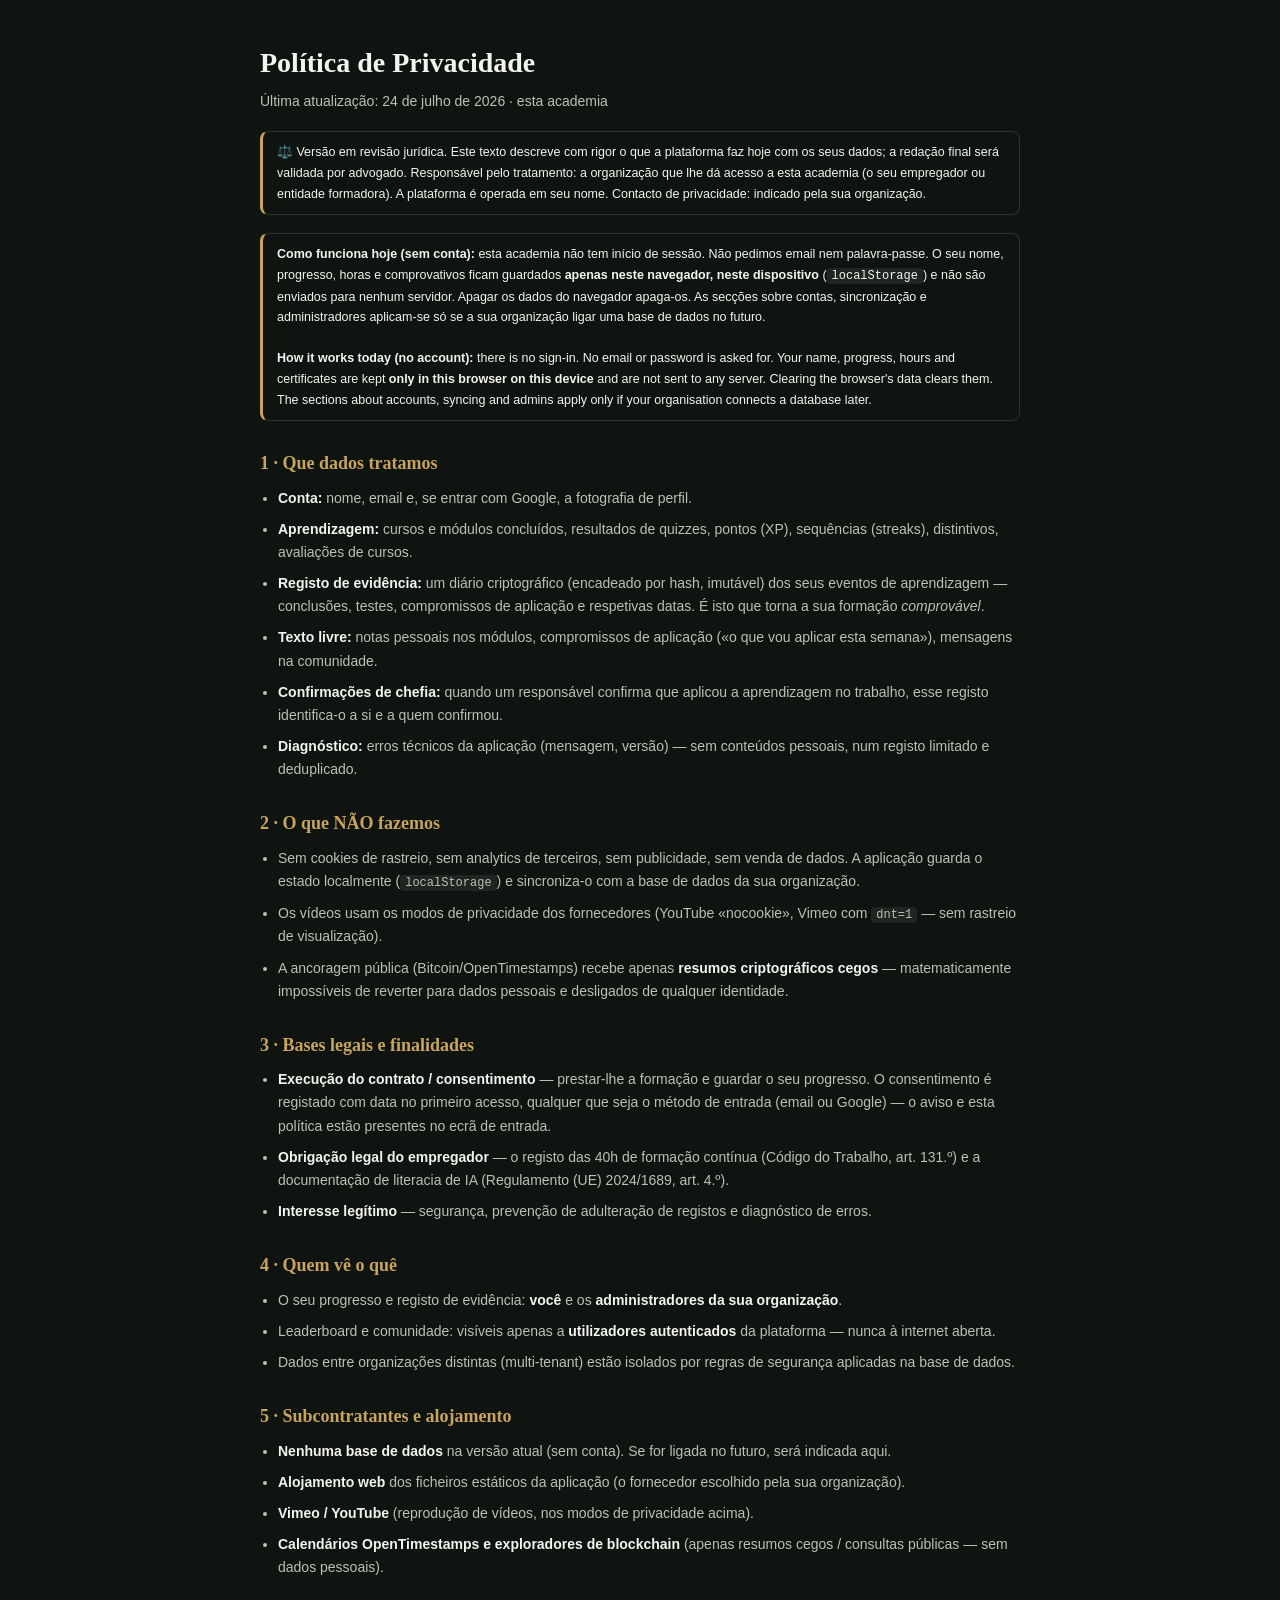
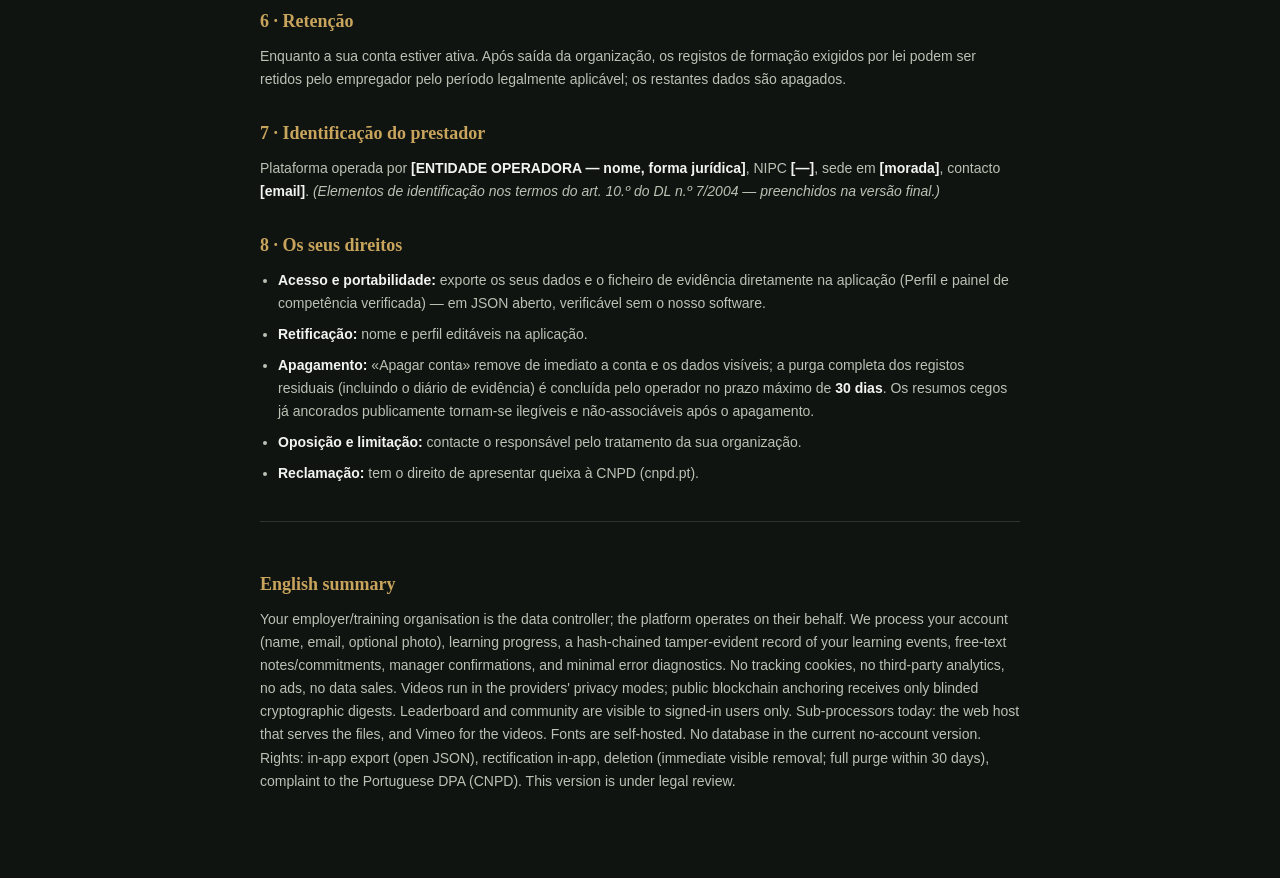
<file: privacy.html>
<!DOCTYPE html>
<html lang="pt">
<head>
<meta charset="UTF-8">
<meta name="viewport" content="width=device-width, initial-scale=1.0">
<title>Política de Privacidade · Privacy Policy</title>
<meta name="robots" content="noindex">
<style>
  :root { --bg:#101410; --card:#1a211b; --line:rgba(235,240,232,.14); --text:#f2f4ef; --dim:#b9c2b4; --accent:#c8a45d; }
  * { margin:0; padding:0; box-sizing:border-box; }
  body { font-family: Helvetica, Arial, sans-serif; background:var(--bg); color:var(--text); line-height:1.65; padding:40px 16px 80px; }
  .wrap { max-width:760px; margin:0 auto; }
  h1 { font-family: Georgia, serif; font-size:28px; font-weight:600; margin-bottom:4px; }
  h2 { font-family: Georgia, serif; font-size:18px; margin:28px 0 8px; color:var(--accent); }
  p, li { font-size:14px; color:var(--dim); margin-bottom:8px; }
  li { margin-left:18px; }
  b { color:var(--text); }
  .note { border:1px solid var(--line); border-left:3px solid var(--accent); border-radius:8px; padding:10px 14px; font-size:12.5px; margin:18px 0; }
  .en { border-top:1px solid var(--line); margin-top:36px; padding-top:20px; }
  code { background:rgba(255,255,255,.07); padding:1px 5px; border-radius:4px; font-size:12px; }
</style>
</head>
<body>
<div class="wrap">
  <h1>Política de Privacidade</h1>
  <p>Última atualização: 24 de julho de 2026 · <span id="brandName">esta academia</span></p>
  <div class="note">⚖️ Versão em revisão jurídica. Este texto descreve com rigor o que a plataforma faz
  hoje com os seus dados; a redação final será validada por advogado. Responsável pelo tratamento:
  a organização que lhe dá acesso a esta academia (o seu empregador ou entidade formadora).
  A plataforma é operada em seu nome. Contacto de privacidade: indicado pela sua organização.</div>

  <div class="note"><b>Como funciona hoje (sem conta):</b> esta academia não tem início de sessão. Não pedimos
  email nem palavra-passe. O seu nome, progresso, horas e comprovativos ficam guardados <b>apenas neste
  navegador, neste dispositivo</b> (<code>localStorage</code>) e não são enviados para nenhum servidor.
  Apagar os dados do navegador apaga-os. As secções sobre contas, sincronização e administradores aplicam-se
  só se a sua organização ligar uma base de dados no futuro.<br><br>
  <b>How it works today (no account):</b> there is no sign-in. No email or password is asked for. Your name,
  progress, hours and certificates are kept <b>only in this browser on this device</b> and are not sent to
  any server. Clearing the browser's data clears them. The sections about accounts, syncing and admins apply
  only if your organisation connects a database later.</div>

  <h2>1 · Que dados tratamos</h2>
  <ul>
    <li><b>Conta:</b> nome, email e, se entrar com Google, a fotografia de perfil.</li>
    <li><b>Aprendizagem:</b> cursos e módulos concluídos, resultados de quizzes, pontos (XP), sequências (streaks), distintivos, avaliações de cursos.</li>
    <li><b>Registo de evidência:</b> um diário criptográfico (encadeado por hash, imutável) dos seus eventos de aprendizagem — conclusões, testes, compromissos de aplicação e respetivas datas. É isto que torna a sua formação <i>comprovável</i>.</li>
    <li><b>Texto livre:</b> notas pessoais nos módulos, compromissos de aplicação («o que vou aplicar esta semana»), mensagens na comunidade.</li>
    <li><b>Confirmações de chefia:</b> quando um responsável confirma que aplicou a aprendizagem no trabalho, esse registo identifica-o a si e a quem confirmou.</li>
    <li><b>Diagnóstico:</b> erros técnicos da aplicação (mensagem, versão) — sem conteúdos pessoais, num registo limitado e deduplicado.</li>
  </ul>

  <h2>2 · O que NÃO fazemos</h2>
  <ul>
    <li>Sem cookies de rastreio, sem analytics de terceiros, sem publicidade, sem venda de dados. A aplicação guarda o estado localmente (<code>localStorage</code>) e sincroniza-o com a base de dados da sua organização.</li>
    <li>Os vídeos usam os modos de privacidade dos fornecedores (YouTube «nocookie», Vimeo com <code>dnt=1</code> — sem rastreio de visualização).</li>
    <li>A ancoragem pública (Bitcoin/OpenTimestamps) recebe apenas <b>resumos criptográficos cegos</b> — matematicamente impossíveis de reverter para dados pessoais e desligados de qualquer identidade.</li>
  </ul>

  <h2>3 · Bases legais e finalidades</h2>
  <ul>
    <li><b>Execução do contrato / consentimento</b> — prestar-lhe a formação e guardar o seu progresso. O consentimento é registado com data no primeiro acesso, qualquer que seja o método de entrada (email ou Google) — o aviso e esta política estão presentes no ecrã de entrada.</li>
    <li><b>Obrigação legal do empregador</b> — o registo das 40h de formação contínua (Código do Trabalho, art. 131.º) e a documentação de literacia de IA (Regulamento (UE) 2024/1689, art. 4.º).</li>
    <li><b>Interesse legítimo</b> — segurança, prevenção de adulteração de registos e diagnóstico de erros.</li>
  </ul>

  <h2>4 · Quem vê o quê</h2>
  <ul>
    <li>O seu progresso e registo de evidência: <b>você</b> e os <b>administradores da sua organização</b>.</li>
    <li>Leaderboard e comunidade: visíveis apenas a <b>utilizadores autenticados</b> da plataforma — nunca à internet aberta.</li>
    <li>Dados entre organizações distintas (multi-tenant) estão isolados por regras de segurança aplicadas na base de dados.</li>
  </ul>

  <h2>5 · Subcontratantes e alojamento</h2>
  <ul>
    <li><b>Nenhuma base de dados</b> na versão atual (sem conta). Se for ligada no futuro, será indicada aqui.</li>
    <li><b>Alojamento web</b> dos ficheiros estáticos da aplicação (o fornecedor escolhido pela sua organização).</li>
        <li><b>Vimeo / YouTube</b> (reprodução de vídeos, nos modos de privacidade acima).</li>
    <li><b>Calendários OpenTimestamps e exploradores de blockchain</b> (apenas resumos cegos / consultas públicas — sem dados pessoais).</li>
  </ul>

  <h2>6 · Retenção</h2>
  <p>Enquanto a sua conta estiver ativa. Após saída da organização, os registos de formação exigidos por
  lei podem ser retidos pelo empregador pelo período legalmente aplicável; os restantes dados são apagados.</p>

  <h2>7 · Identificação do prestador</h2>
  <p>Plataforma operada por <b>[ENTIDADE OPERADORA — nome, forma jurídica]</b>, NIPC <b>[—]</b>,
  sede em <b>[morada]</b>, contacto <b>[email]</b>. <i>(Elementos de identificação nos termos do
  art. 10.º do DL n.º 7/2004 — preenchidos na versão final.)</i></p>

  <h2>8 · Os seus direitos</h2>
  <ul>
    <li><b>Acesso e portabilidade:</b> exporte os seus dados e o ficheiro de evidência diretamente na aplicação (Perfil e painel de competência verificada) — em JSON aberto, verificável sem o nosso software.</li>
    <li><b>Retificação:</b> nome e perfil editáveis na aplicação.</li>
    <li><b>Apagamento:</b> «Apagar conta» remove de imediato a conta e os dados visíveis; a purga completa dos registos residuais (incluindo o diário de evidência) é concluída pelo operador no prazo máximo de <b>30 dias</b>. Os resumos cegos já ancorados publicamente tornam-se ilegíveis e não-associáveis após o apagamento.</li>
    <li><b>Oposição e limitação:</b> contacte o responsável pelo tratamento da sua organização.</li>
    <li><b>Reclamação:</b> tem o direito de apresentar queixa à CNPD (cnpd.pt).</li>
  </ul>

  <div class="en">
    <h2>English summary</h2>
    <p>Your employer/training organisation is the data controller; the platform operates on their behalf.
    We process your account (name, email, optional photo), learning progress, a hash-chained tamper-evident
    record of your learning events, free-text notes/commitments, manager confirmations, and minimal error
    diagnostics. No tracking cookies, no third-party analytics, no ads, no data sales. Videos run in the
    providers' privacy modes; public blockchain anchoring receives only blinded cryptographic digests.
    Leaderboard and community are visible to signed-in users only. Sub-processors today: the web host that serves the files, and Vimeo for the videos.
    Fonts are self-hosted. No database in the current no-account version.
    Rights: in-app export (open JSON), rectification in-app, deletion (immediate visible removal; full purge
    within 30 days), complaint to the Portuguese DPA (CNPD). This version is under legal review.</p>
  </div>
</div>
<script>
  /* fill the brand name if this page is served inside a branded instance */
  try {
    var s = document.createElement('script');
    s.src = location.pathname.replace(/privacy\.html$/, '') + 'brands/' + (location.hostname.indexOf('edenrise') > -1 ? 'edenrise' : 'belong') + '/brand.js';
    s.onload = function () { if (window.BRAND && BRAND.academy) document.getElementById('brandName').textContent = BRAND.academy; };
    document.head.appendChild(s);
  } catch (e) {}
</script>
</body>
</html>
</file>
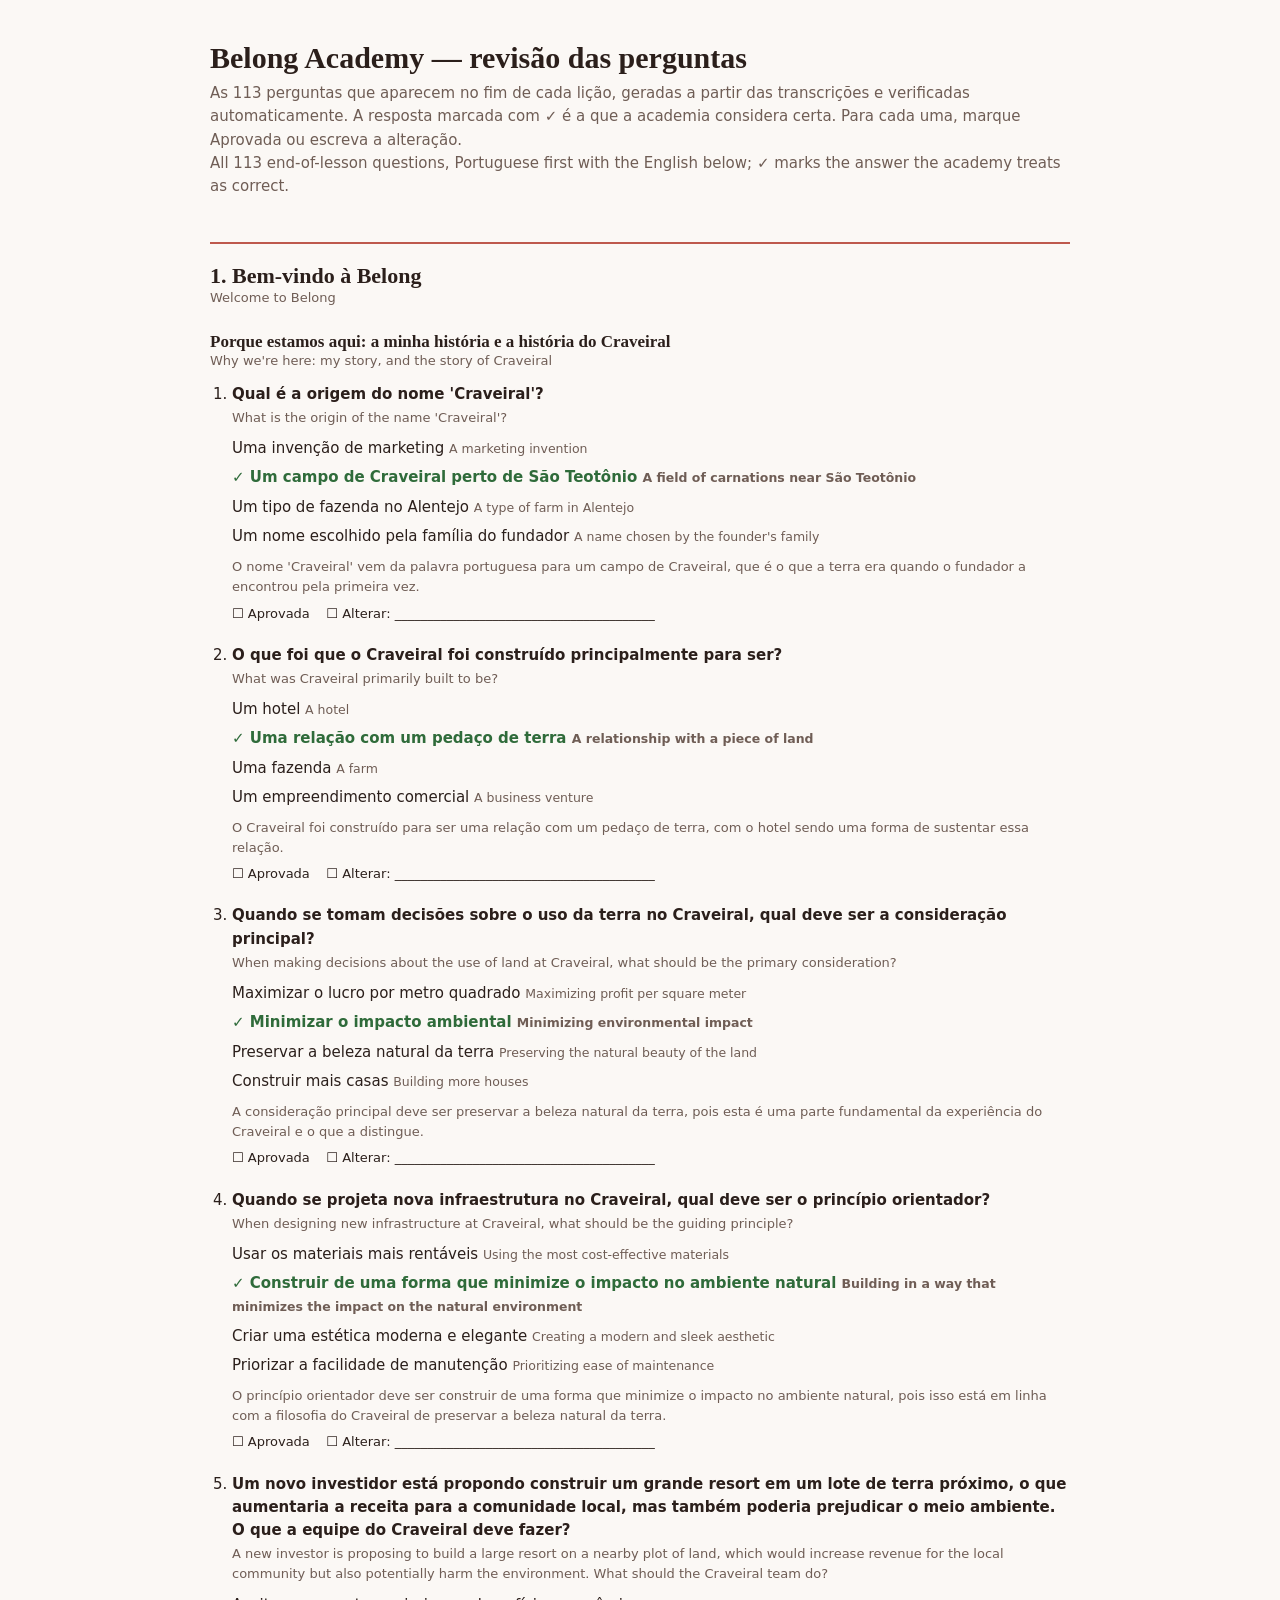
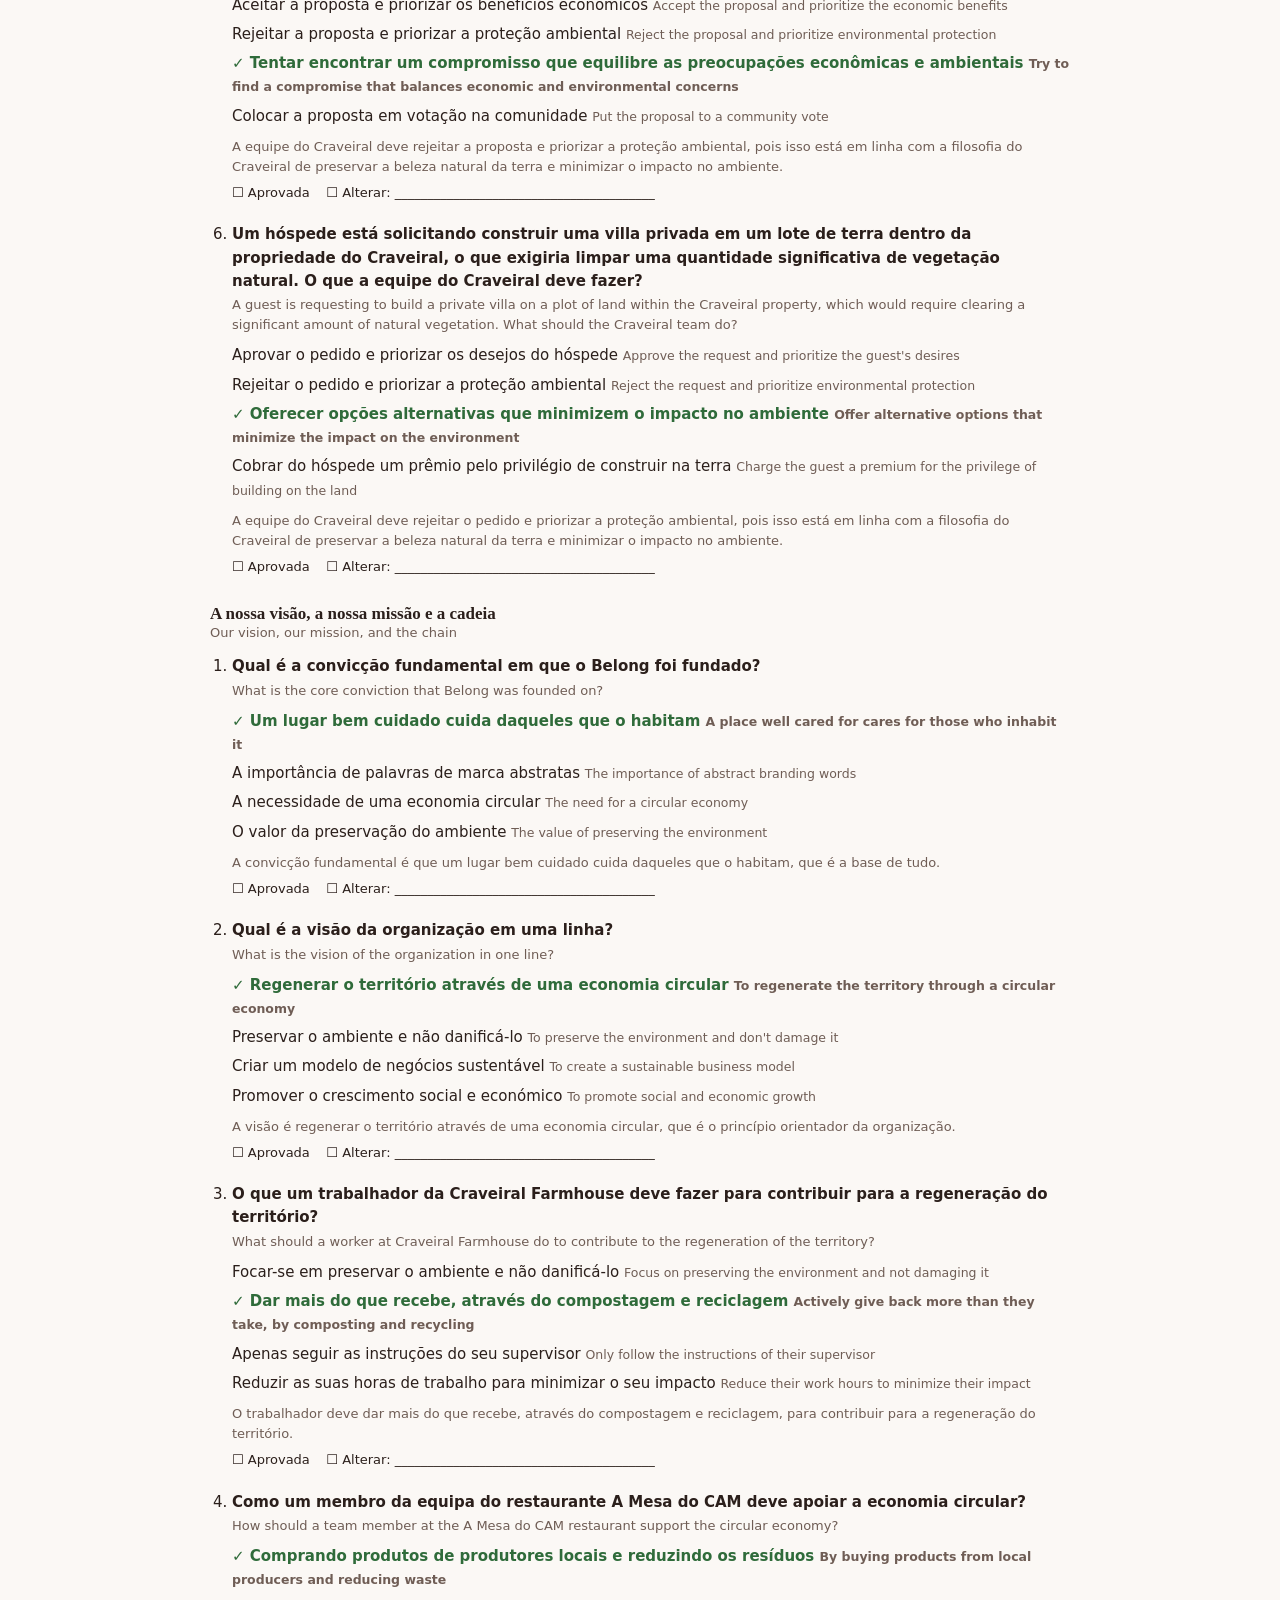
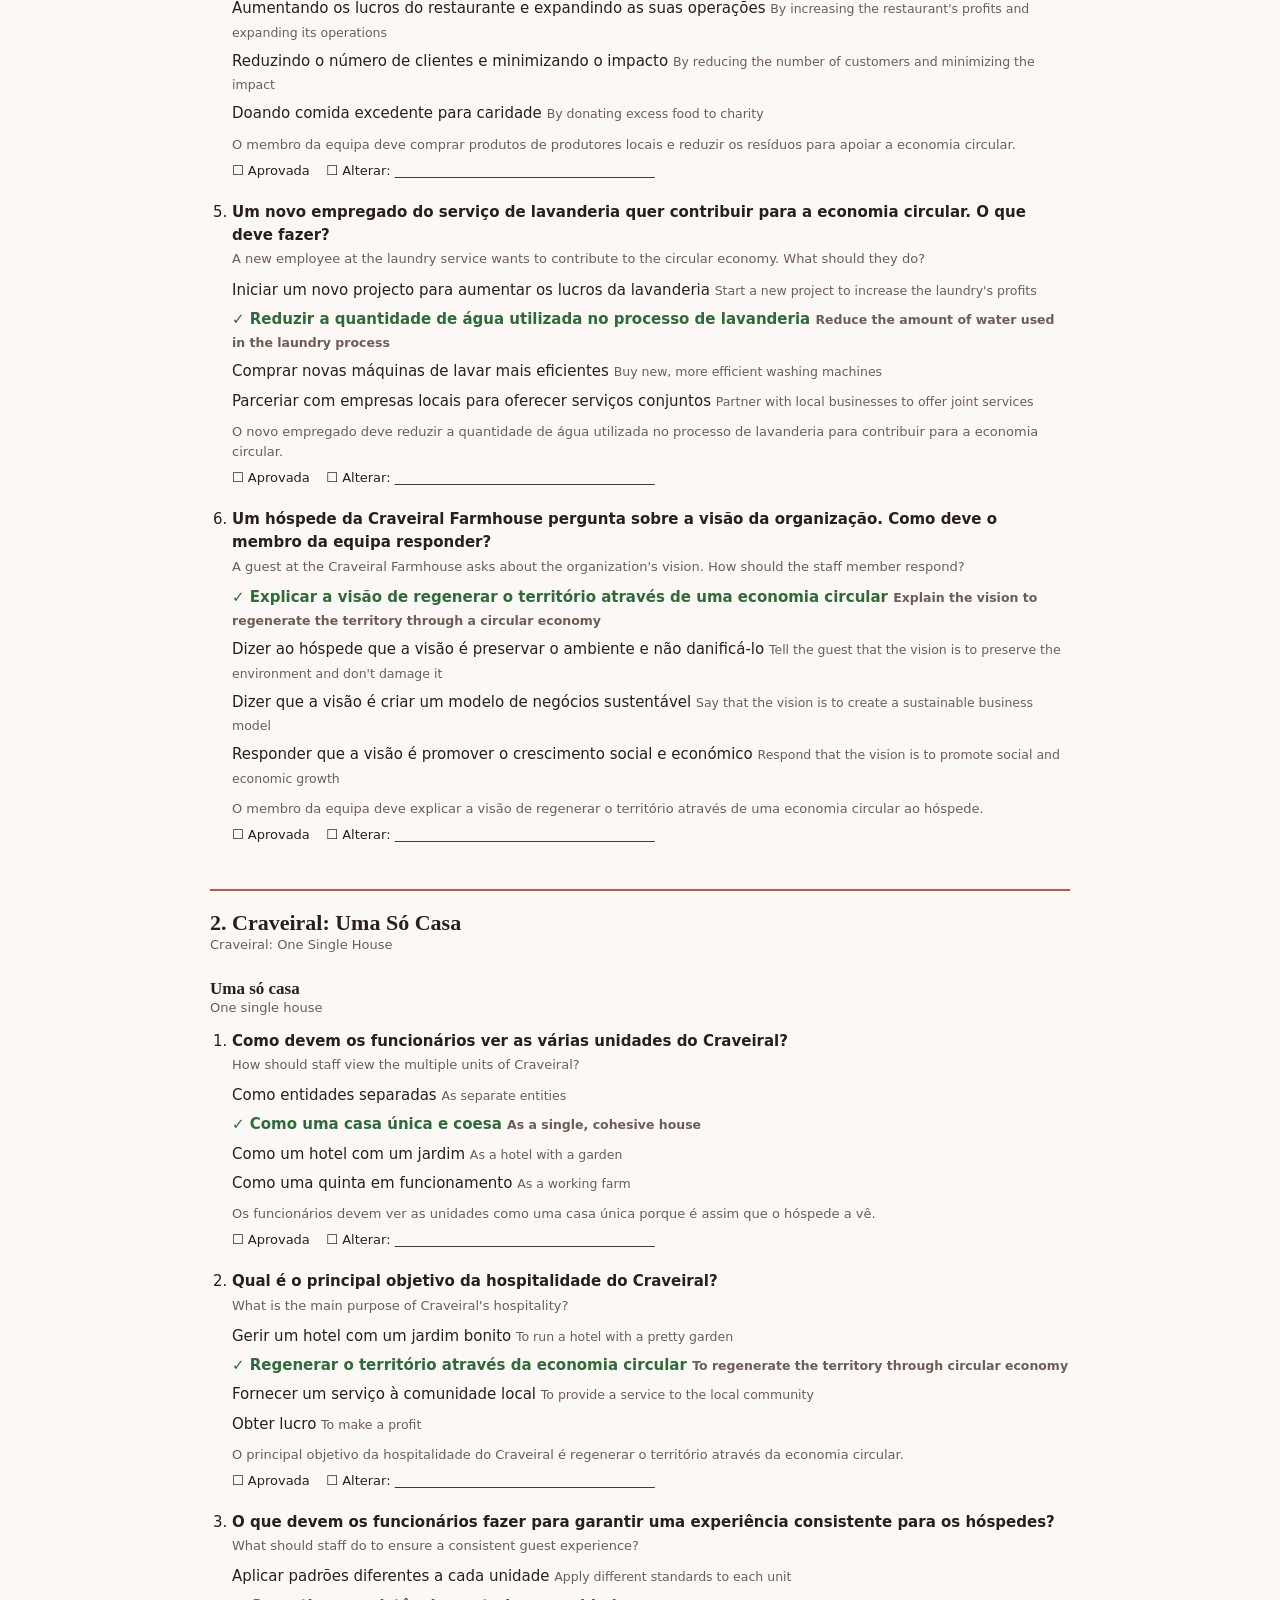
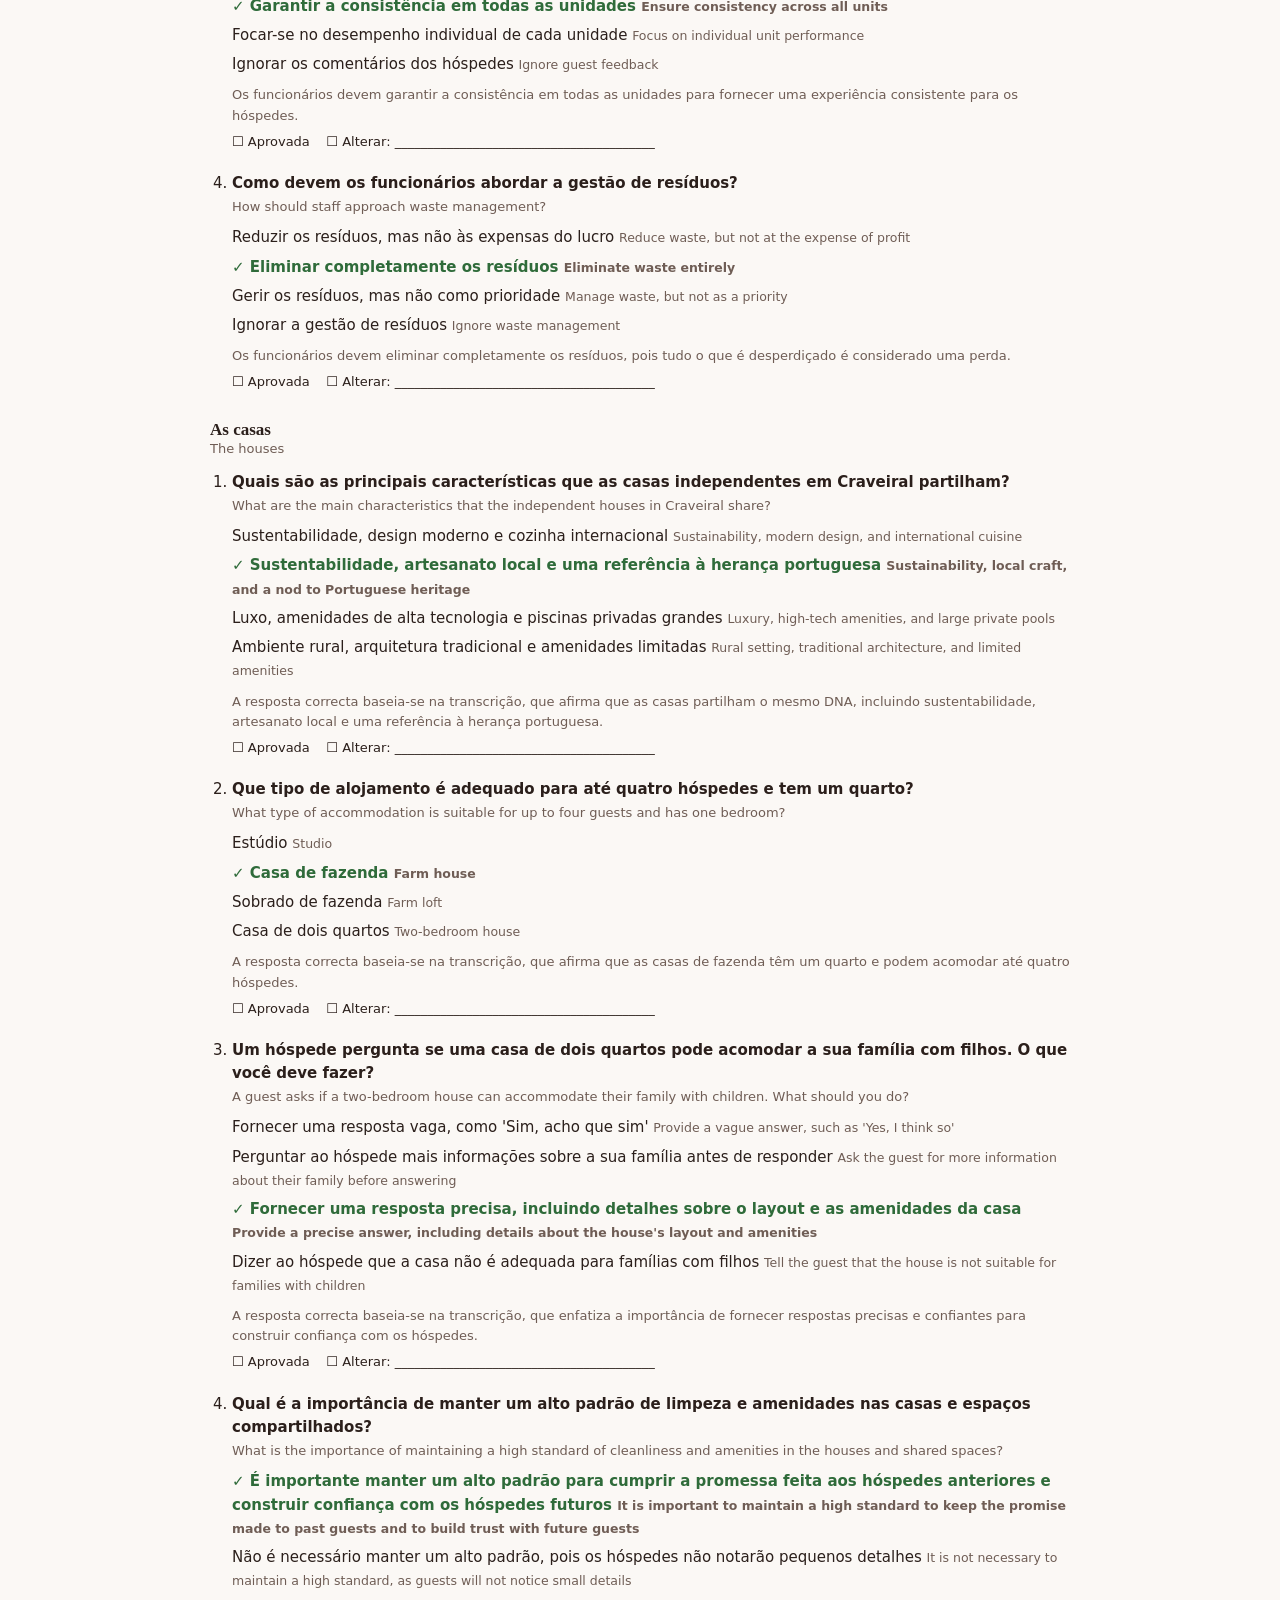
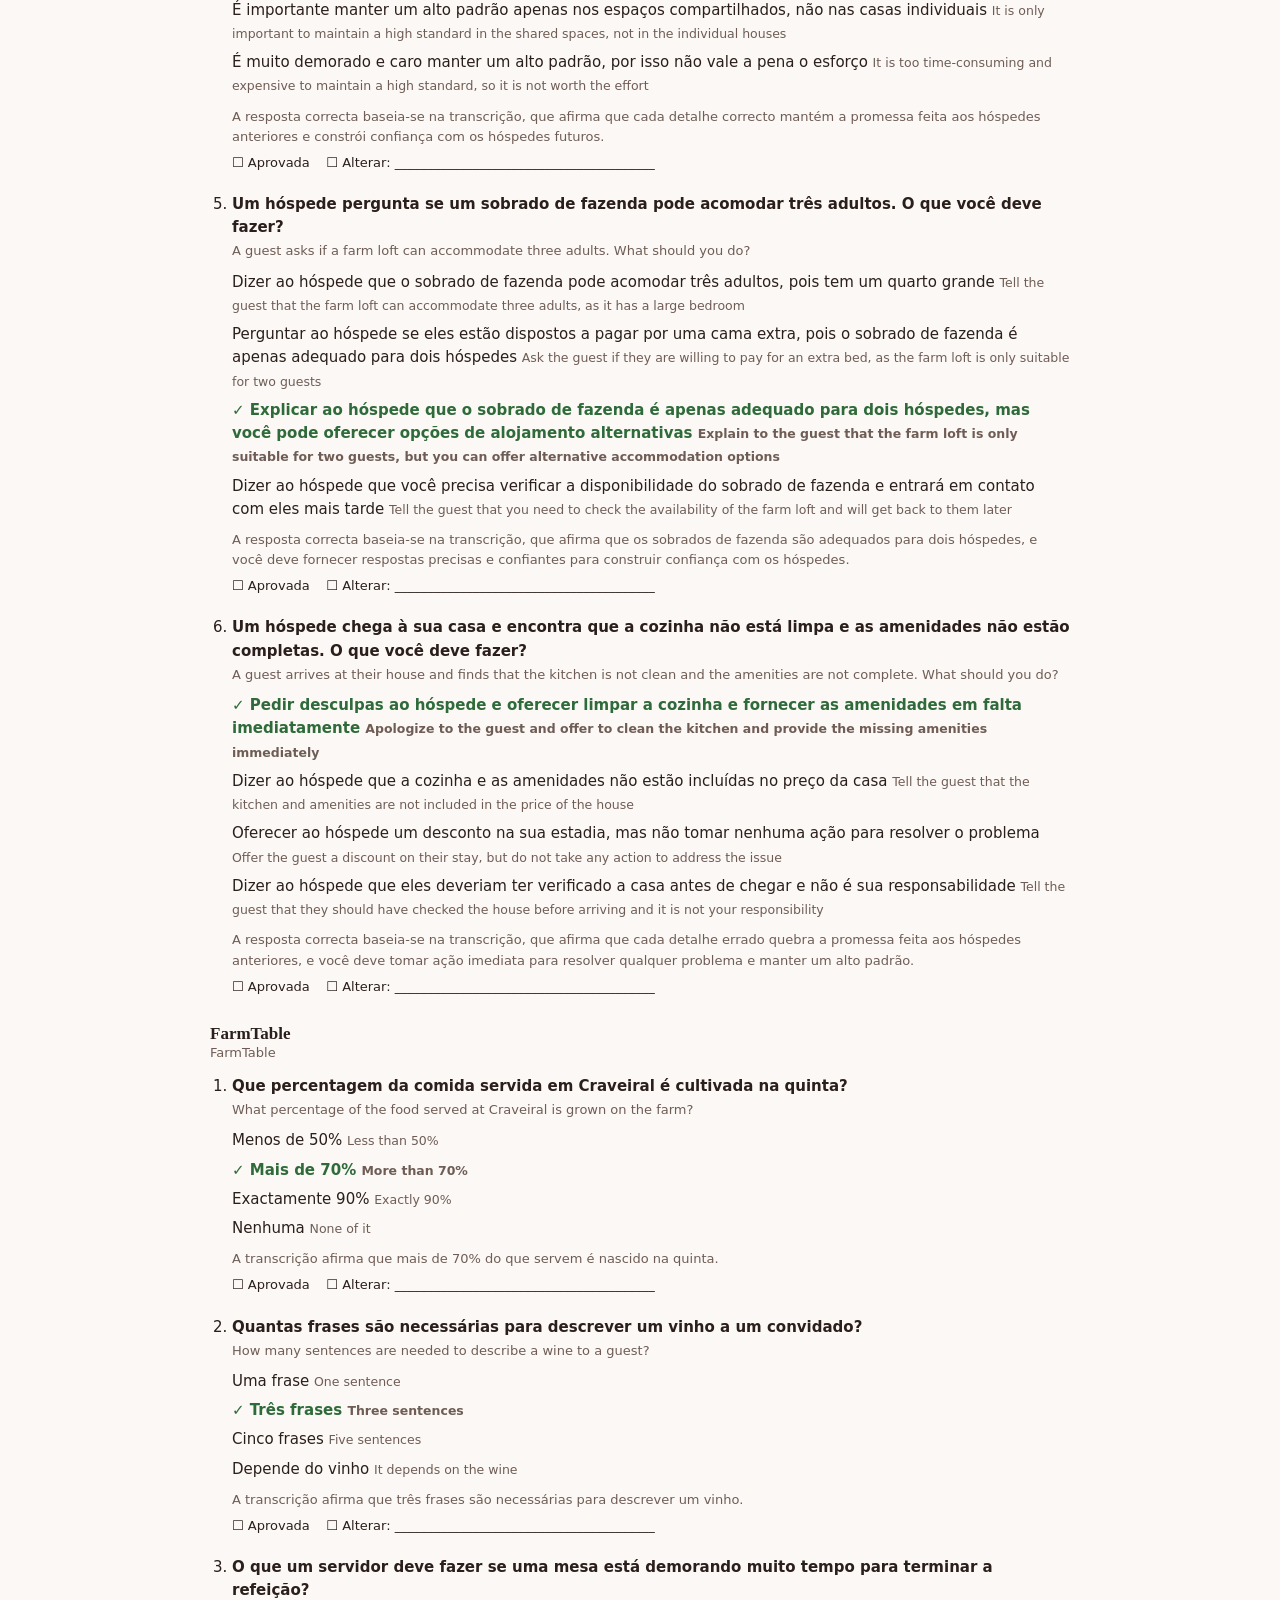
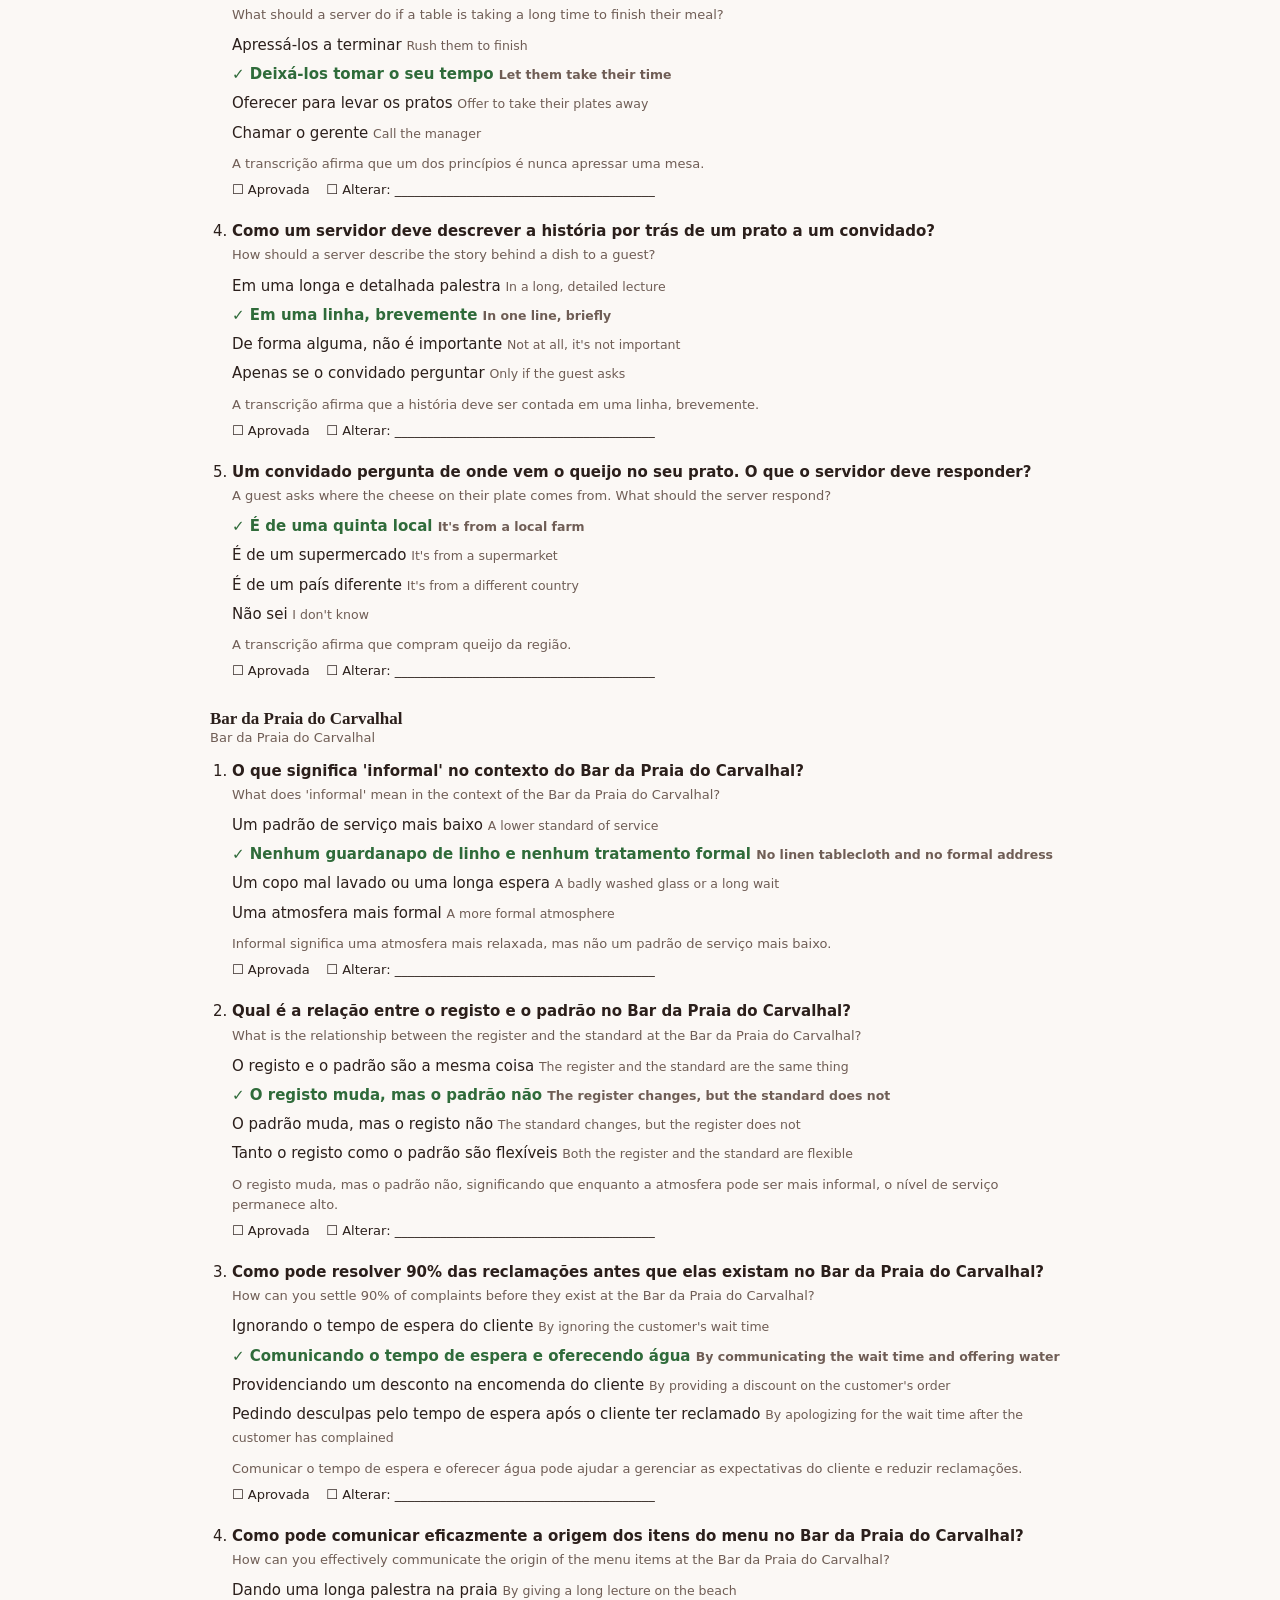
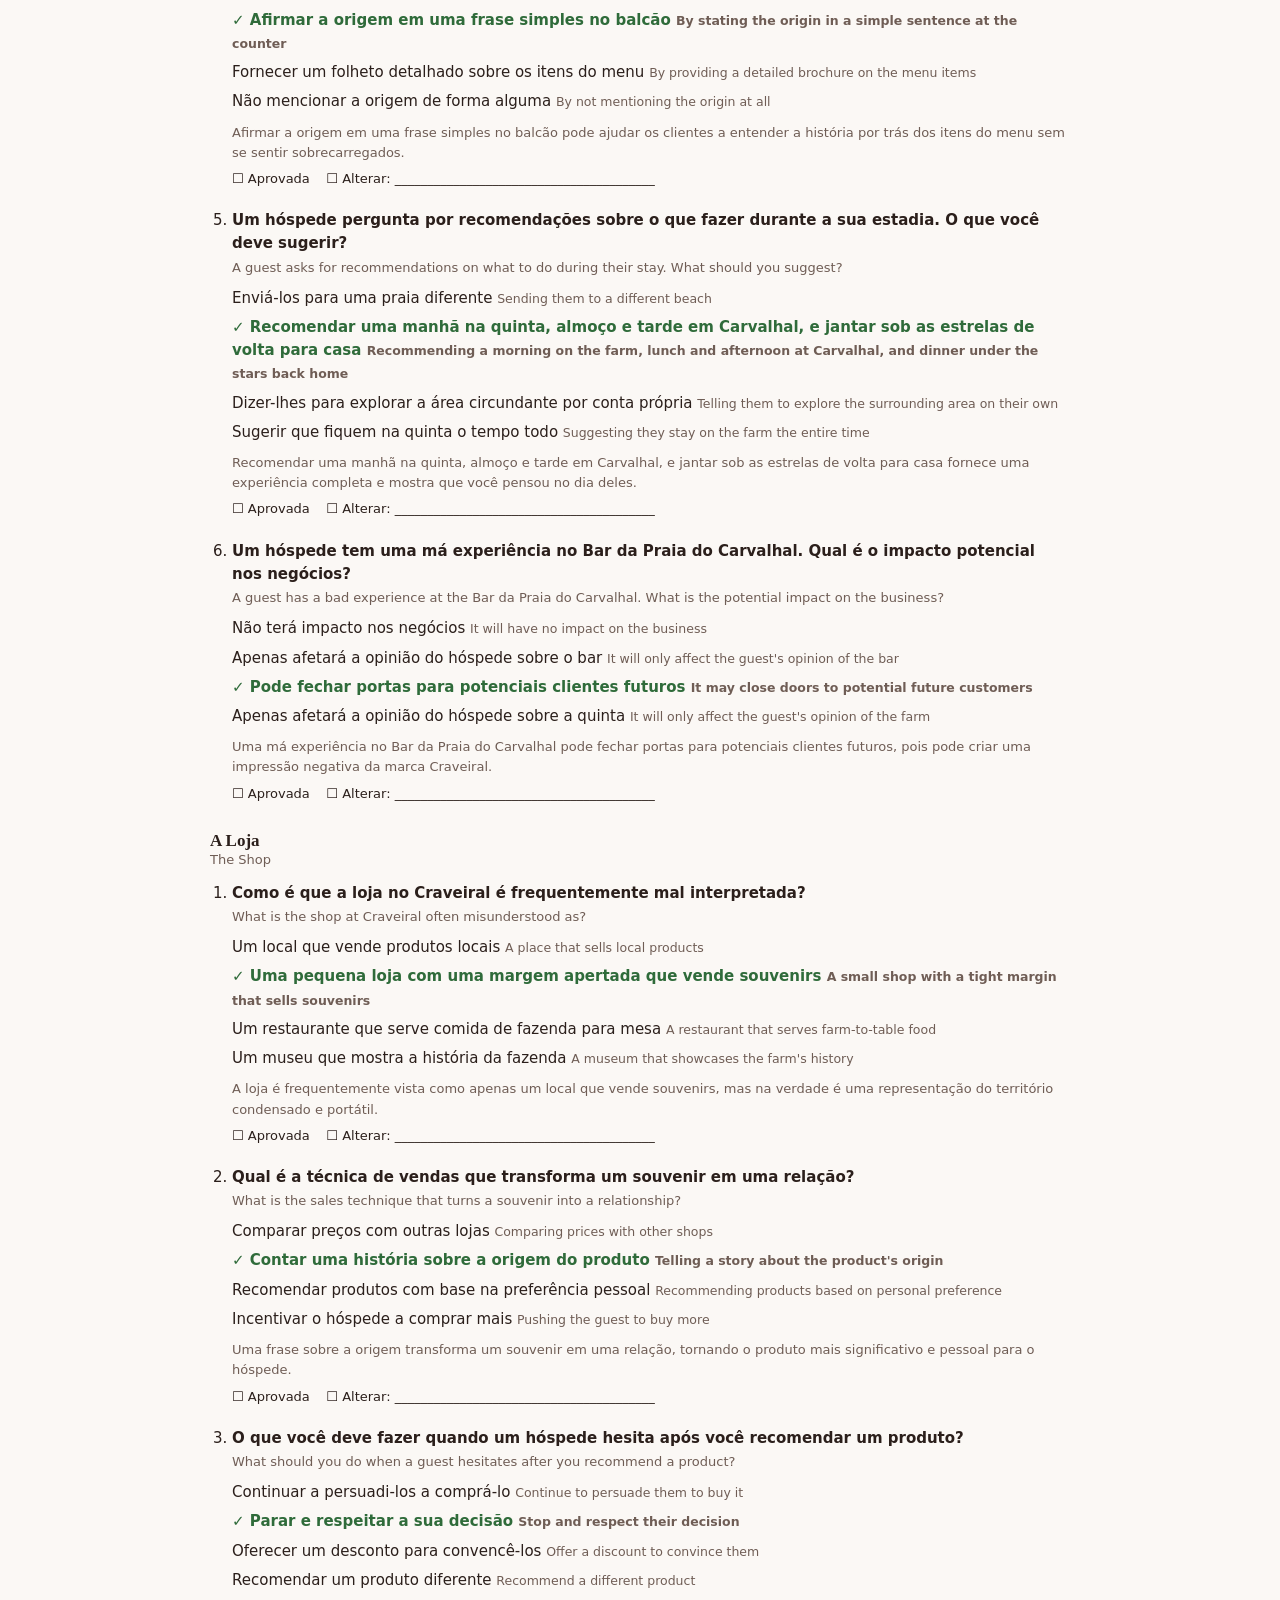
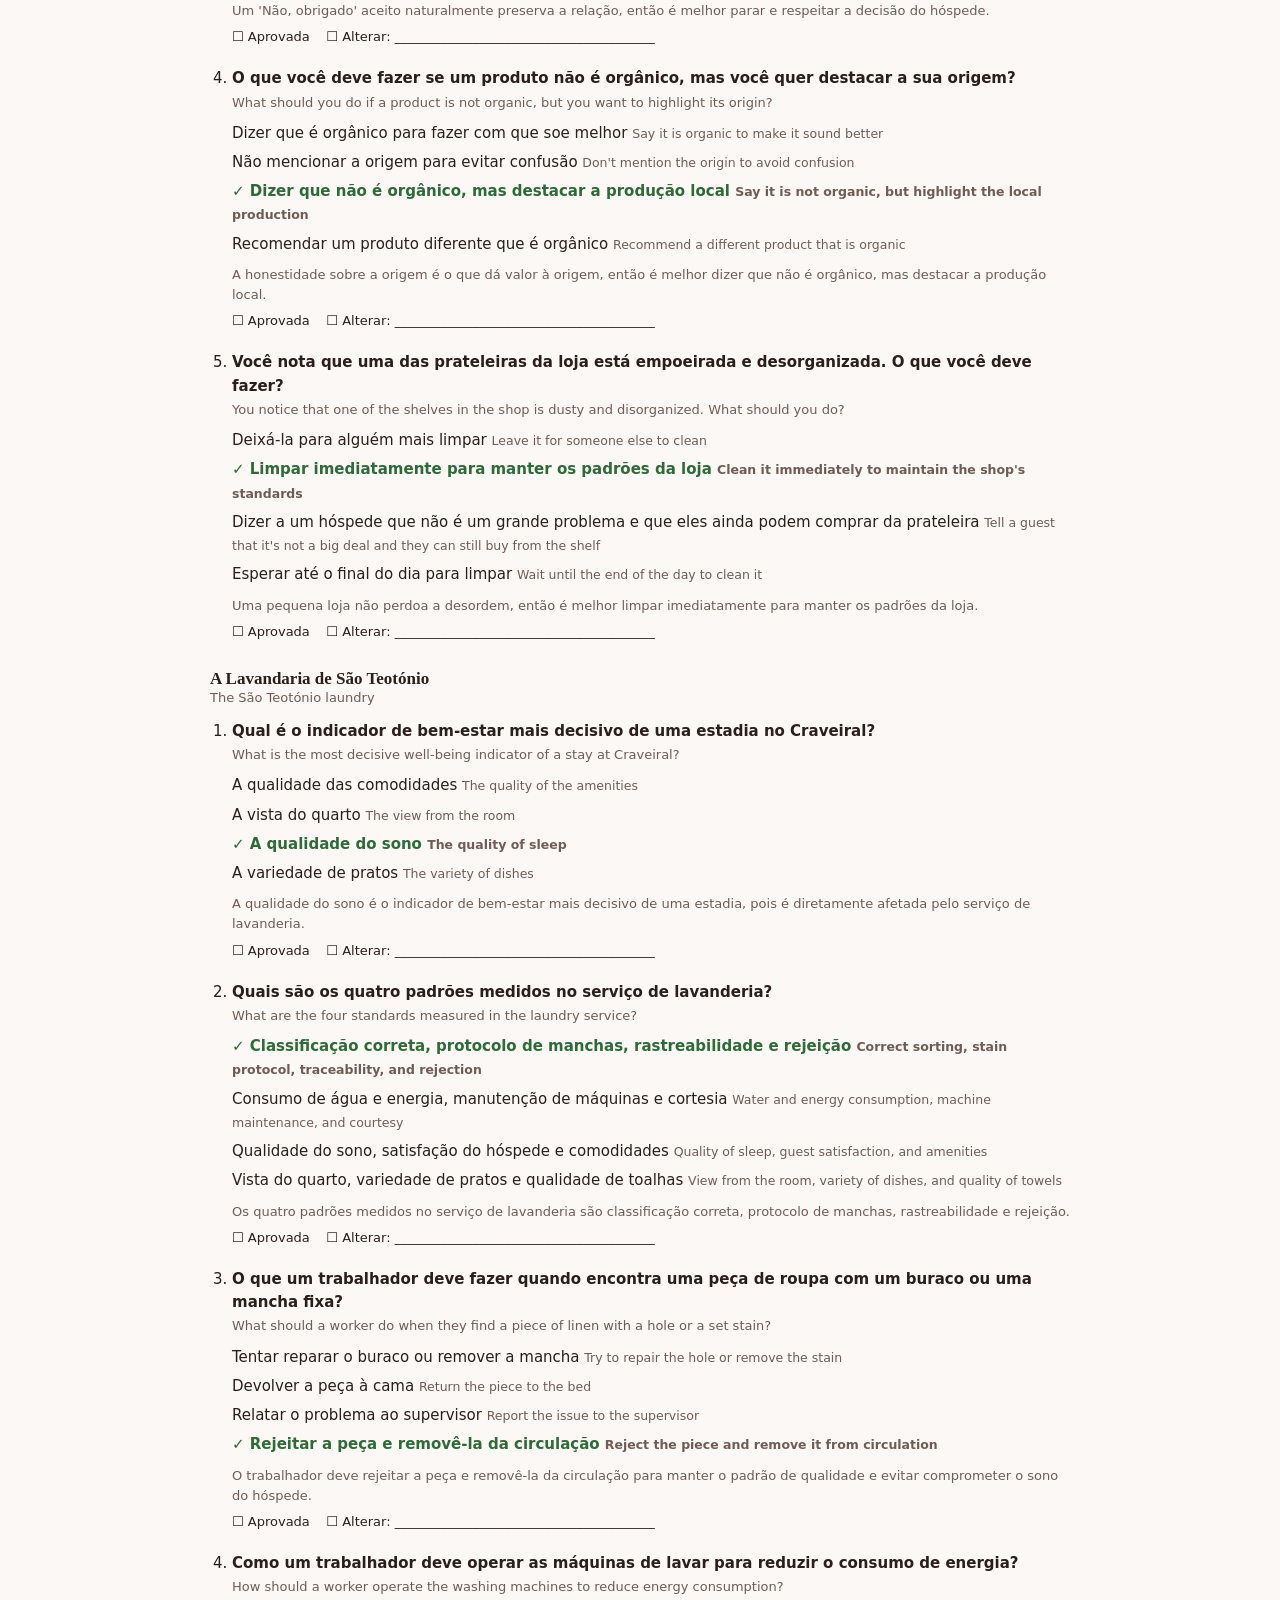
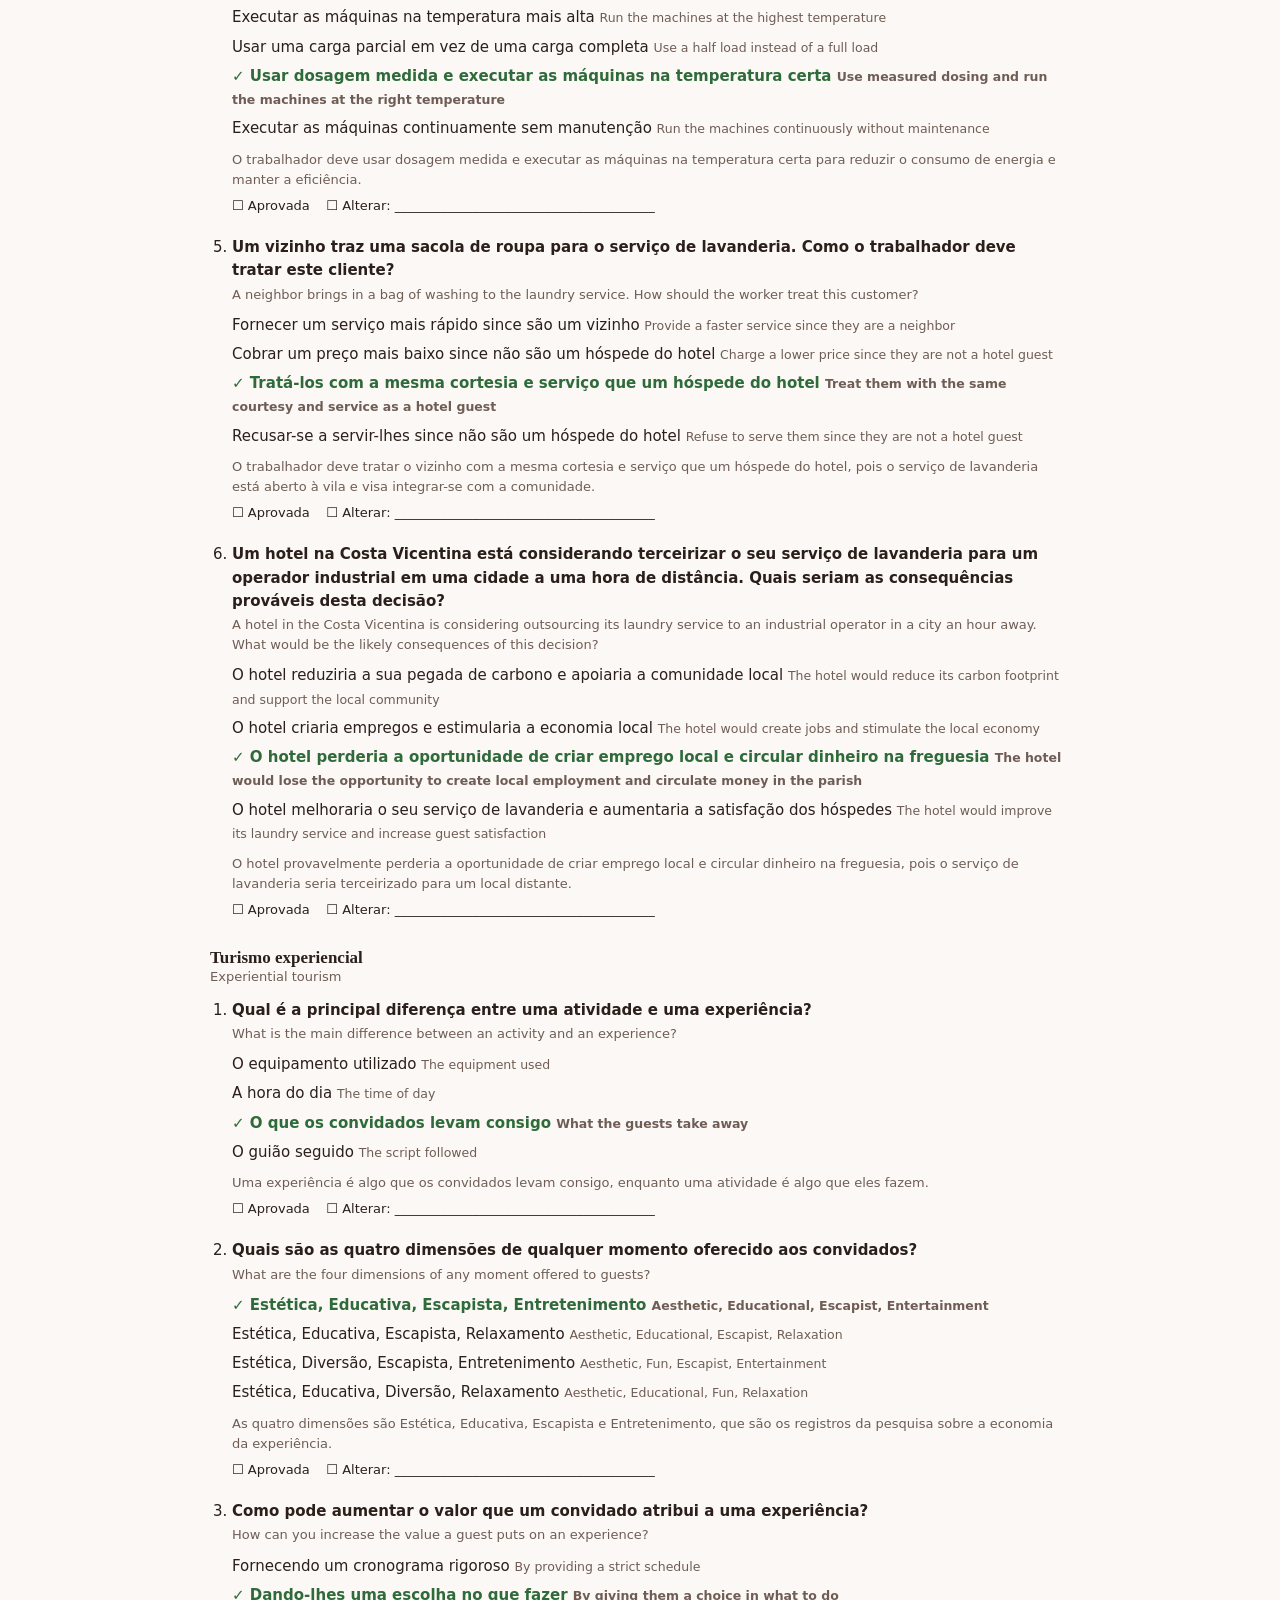
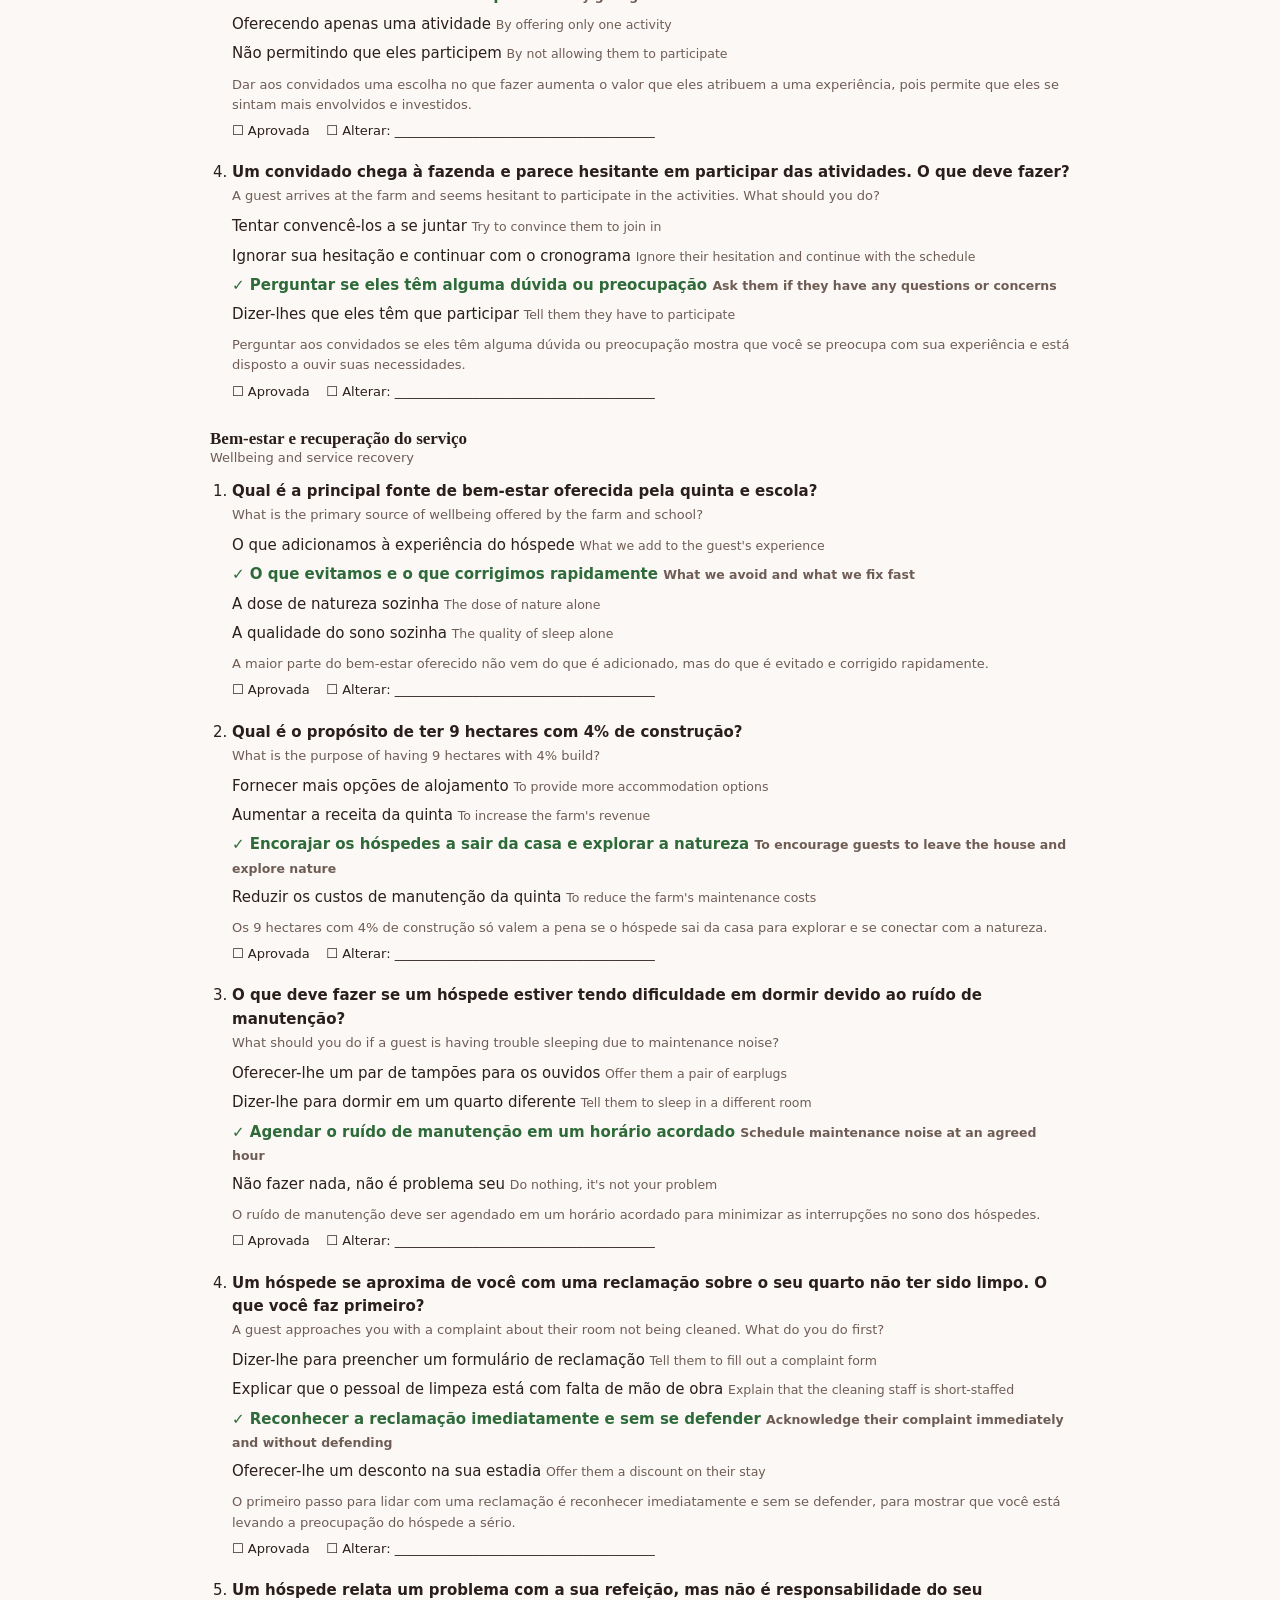
<file: docs/quiz-review/Belong-Quiz-Review.html>
<!doctype html><html lang="pt"><head><meta charset="utf-8"><meta name="viewport" content="width=device-width, initial-scale=1"><title>Belong Academy — revisão das perguntas</title>
<style>:root{--ink:#2b1f1b;--dim:#6f5d55;--acc:#be594d;--line:#e8ddd6}body{font:15px/1.55 "Work Sans",system-ui,sans-serif;color:var(--ink);background:#fbf8f5;max-width:860px;margin:0 auto;padding:40px 24px}
h1{font:600 30px/1.2 Georgia,serif;margin:0 0 6px}.lead{color:var(--dim);margin:0 0 28px}h2{font:600 22px/1.25 Georgia,serif;margin:44px 0 6px;padding-top:18px;border-top:2px solid var(--acc)}h2 span,h3 span{display:block;font:400 13px system-ui;color:var(--dim)}
h3{font:600 17px/1.3 Georgia,serif;margin:26px 0 8px}ol{padding-left:22px}ol>li{margin:0 0 20px;page-break-inside:avoid}.q{font-weight:600;margin:0}.qe{margin:2px 0 6px;color:var(--dim);font-size:13px}
ul{list-style:none;padding:0;margin:6px 0}ul li{padding:3px 0}ul li em{color:var(--dim);font-size:12.5px;font-style:normal}ul li.ok{color:#2f6b3a;font-weight:600}.why{font-size:13px;color:var(--dim);margin:4px 0}.sign{font-size:13px;margin:6px 0 0;color:var(--ink)}
@media print{body{background:#fff;padding:0}h2{page-break-before:always}h2:first-of-type{page-break-before:auto}}</style></head><body>
<h1>Belong Academy — revisão das perguntas</h1>
<p class="lead">As 113 perguntas que aparecem no fim de cada lição, geradas a partir das transcrições e verificadas automaticamente. A resposta marcada com ✓ é a que a academia considera certa. Para cada uma, marque Aprovada ou escreva a alteração. <br>All 113 end-of-lesson questions, Portuguese first with the English below; ✓ marks the answer the academy treats as correct.</p>
<section class="course"><h2>1. Bem-vindo à Belong <span>Welcome to Belong</span></h2><h3>Porque estamos aqui: a minha história e a história do Craveiral <span>Why we're here: my story, and the story of Craveiral</span></h3><ol><li><p class="q">Qual é a origem do nome 'Craveiral'?</p><p class="qe">What is the origin of the name 'Craveiral'?</p><ul><li class="">Uma invenção de marketing <em>A marketing invention</em></li><li class="ok">✓ Um campo de Craveiral perto de São Teotônio <em>A field of carnations near São Teotônio</em></li><li class="">Um tipo de fazenda no Alentejo <em>A type of farm in Alentejo</em></li><li class="">Um nome escolhido pela família do fundador <em>A name chosen by the founder's family</em></li></ul>
      <p class="why">O nome 'Craveiral' vem da palavra portuguesa para um campo de Craveiral, que é o que a terra era quando o fundador a encontrou pela primeira vez.</p><p class="sign">☐ Aprovada &nbsp;&nbsp; ☐ Alterar: ________________________________________</p></li><li><p class="q">O que foi que o Craveiral foi construído principalmente para ser?</p><p class="qe">What was Craveiral primarily built to be?</p><ul><li class="">Um hotel <em>A hotel</em></li><li class="ok">✓ Uma relação com um pedaço de terra <em>A relationship with a piece of land</em></li><li class="">Uma fazenda <em>A farm</em></li><li class="">Um empreendimento comercial <em>A business venture</em></li></ul>
      <p class="why">O Craveiral foi construído para ser uma relação com um pedaço de terra, com o hotel sendo uma forma de sustentar essa relação.</p><p class="sign">☐ Aprovada &nbsp;&nbsp; ☐ Alterar: ________________________________________</p></li><li><p class="q">Quando se tomam decisões sobre o uso da terra no Craveiral, qual deve ser a consideração principal?</p><p class="qe">When making decisions about the use of land at Craveiral, what should be the primary consideration?</p><ul><li class="">Maximizar o lucro por metro quadrado <em>Maximizing profit per square meter</em></li><li class="ok">✓ Minimizar o impacto ambiental <em>Minimizing environmental impact</em></li><li class="">Preservar a beleza natural da terra <em>Preserving the natural beauty of the land</em></li><li class="">Construir mais casas <em>Building more houses</em></li></ul>
      <p class="why">A consideração principal deve ser preservar a beleza natural da terra, pois esta é uma parte fundamental da experiência do Craveiral e o que a distingue.</p><p class="sign">☐ Aprovada &nbsp;&nbsp; ☐ Alterar: ________________________________________</p></li><li><p class="q">Quando se projeta nova infraestrutura no Craveiral, qual deve ser o princípio orientador?</p><p class="qe">When designing new infrastructure at Craveiral, what should be the guiding principle?</p><ul><li class="">Usar os materiais mais rentáveis <em>Using the most cost-effective materials</em></li><li class="ok">✓ Construir de uma forma que minimize o impacto no ambiente natural <em>Building in a way that minimizes the impact on the natural environment</em></li><li class="">Criar uma estética moderna e elegante <em>Creating a modern and sleek aesthetic</em></li><li class="">Priorizar a facilidade de manutenção <em>Prioritizing ease of maintenance</em></li></ul>
      <p class="why">O princípio orientador deve ser construir de uma forma que minimize o impacto no ambiente natural, pois isso está em linha com a filosofia do Craveiral de preservar a beleza natural da terra.</p><p class="sign">☐ Aprovada &nbsp;&nbsp; ☐ Alterar: ________________________________________</p></li><li><p class="q">Um novo investidor está propondo construir um grande resort em um lote de terra próximo, o que aumentaria a receita para a comunidade local, mas também poderia prejudicar o meio ambiente. O que a equipe do Craveiral deve fazer?</p><p class="qe">A new investor is proposing to build a large resort on a nearby plot of land, which would increase revenue for the local community but also potentially harm the environment. What should the Craveiral team do?</p><ul><li class="">Aceitar a proposta e priorizar os benefícios econômicos <em>Accept the proposal and prioritize the economic benefits</em></li><li class="">Rejeitar a proposta e priorizar a proteção ambiental <em>Reject the proposal and prioritize environmental protection</em></li><li class="ok">✓ Tentar encontrar um compromisso que equilibre as preocupações econômicas e ambientais <em>Try to find a compromise that balances economic and environmental concerns</em></li><li class="">Colocar a proposta em votação na comunidade <em>Put the proposal to a community vote</em></li></ul>
      <p class="why">A equipe do Craveiral deve rejeitar a proposta e priorizar a proteção ambiental, pois isso está em linha com a filosofia do Craveiral de preservar a beleza natural da terra e minimizar o impacto no ambiente.</p><p class="sign">☐ Aprovada &nbsp;&nbsp; ☐ Alterar: ________________________________________</p></li><li><p class="q">Um hóspede está solicitando construir uma villa privada em um lote de terra dentro da propriedade do Craveiral, o que exigiria limpar uma quantidade significativa de vegetação natural. O que a equipe do Craveiral deve fazer?</p><p class="qe">A guest is requesting to build a private villa on a plot of land within the Craveiral property, which would require clearing a significant amount of natural vegetation. What should the Craveiral team do?</p><ul><li class="">Aprovar o pedido e priorizar os desejos do hóspede <em>Approve the request and prioritize the guest's desires</em></li><li class="">Rejeitar o pedido e priorizar a proteção ambiental <em>Reject the request and prioritize environmental protection</em></li><li class="ok">✓ Oferecer opções alternativas que minimizem o impacto no ambiente <em>Offer alternative options that minimize the impact on the environment</em></li><li class="">Cobrar do hóspede um prêmio pelo privilégio de construir na terra <em>Charge the guest a premium for the privilege of building on the land</em></li></ul>
      <p class="why">A equipe do Craveiral deve rejeitar o pedido e priorizar a proteção ambiental, pois isso está em linha com a filosofia do Craveiral de preservar a beleza natural da terra e minimizar o impacto no ambiente.</p><p class="sign">☐ Aprovada &nbsp;&nbsp; ☐ Alterar: ________________________________________</p></li></ol><h3>A nossa visão, a nossa missão e a cadeia <span>Our vision, our mission, and the chain</span></h3><ol><li><p class="q">Qual é a convicção fundamental em que o Belong foi fundado?</p><p class="qe">What is the core conviction that Belong was founded on?</p><ul><li class="ok">✓ Um lugar bem cuidado cuida daqueles que o habitam <em>A place well cared for cares for those who inhabit it</em></li><li class="">A importância de palavras de marca abstratas <em>The importance of abstract branding words</em></li><li class="">A necessidade de uma economia circular <em>The need for a circular economy</em></li><li class="">O valor da preservação do ambiente <em>The value of preserving the environment</em></li></ul>
      <p class="why">A convicção fundamental é que um lugar bem cuidado cuida daqueles que o habitam, que é a base de tudo.</p><p class="sign">☐ Aprovada &nbsp;&nbsp; ☐ Alterar: ________________________________________</p></li><li><p class="q">Qual é a visão da organização em uma linha?</p><p class="qe">What is the vision of the organization in one line?</p><ul><li class="ok">✓ Regenerar o território através de uma economia circular <em>To regenerate the territory through a circular economy</em></li><li class="">Preservar o ambiente e não danificá-lo <em>To preserve the environment and don't damage it</em></li><li class="">Criar um modelo de negócios sustentável <em>To create a sustainable business model</em></li><li class="">Promover o crescimento social e económico <em>To promote social and economic growth</em></li></ul>
      <p class="why">A visão é regenerar o território através de uma economia circular, que é o princípio orientador da organização.</p><p class="sign">☐ Aprovada &nbsp;&nbsp; ☐ Alterar: ________________________________________</p></li><li><p class="q">O que um trabalhador da Craveiral Farmhouse deve fazer para contribuir para a regeneração do território?</p><p class="qe">What should a worker at Craveiral Farmhouse do to contribute to the regeneration of the territory?</p><ul><li class="">Focar-se em preservar o ambiente e não danificá-lo <em>Focus on preserving the environment and not damaging it</em></li><li class="ok">✓ Dar mais do que recebe, através do compostagem e reciclagem <em>Actively give back more than they take, by composting and recycling</em></li><li class="">Apenas seguir as instruções do seu supervisor <em>Only follow the instructions of their supervisor</em></li><li class="">Reduzir as suas horas de trabalho para minimizar o seu impacto <em>Reduce their work hours to minimize their impact</em></li></ul>
      <p class="why">O trabalhador deve dar mais do que recebe, através do compostagem e reciclagem, para contribuir para a regeneração do território.</p><p class="sign">☐ Aprovada &nbsp;&nbsp; ☐ Alterar: ________________________________________</p></li><li><p class="q">Como um membro da equipa do restaurante A Mesa do CAM deve apoiar a economia circular?</p><p class="qe">How should a team member at the A Mesa do CAM restaurant support the circular economy?</p><ul><li class="ok">✓ Comprando produtos de produtores locais e reduzindo os resíduos <em>By buying products from local producers and reducing waste</em></li><li class="">Aumentando os lucros do restaurante e expandindo as suas operações <em>By increasing the restaurant's profits and expanding its operations</em></li><li class="">Reduzindo o número de clientes e minimizando o impacto <em>By reducing the number of customers and minimizing the impact</em></li><li class="">Doando comida excedente para caridade <em>By donating excess food to charity</em></li></ul>
      <p class="why">O membro da equipa deve comprar produtos de produtores locais e reduzir os resíduos para apoiar a economia circular.</p><p class="sign">☐ Aprovada &nbsp;&nbsp; ☐ Alterar: ________________________________________</p></li><li><p class="q">Um novo empregado do serviço de lavanderia quer contribuir para a economia circular. O que deve fazer?</p><p class="qe">A new employee at the laundry service wants to contribute to the circular economy. What should they do?</p><ul><li class="">Iniciar um novo projecto para aumentar os lucros da lavanderia <em>Start a new project to increase the laundry's profits</em></li><li class="ok">✓ Reduzir a quantidade de água utilizada no processo de lavanderia <em>Reduce the amount of water used in the laundry process</em></li><li class="">Comprar novas máquinas de lavar mais eficientes <em>Buy new, more efficient washing machines</em></li><li class="">Parceriar com empresas locais para oferecer serviços conjuntos <em>Partner with local businesses to offer joint services</em></li></ul>
      <p class="why">O novo empregado deve reduzir a quantidade de água utilizada no processo de lavanderia para contribuir para a economia circular.</p><p class="sign">☐ Aprovada &nbsp;&nbsp; ☐ Alterar: ________________________________________</p></li><li><p class="q">Um hóspede da Craveiral Farmhouse pergunta sobre a visão da organização. Como deve o membro da equipa responder?</p><p class="qe">A guest at the Craveiral Farmhouse asks about the organization's vision. How should the staff member respond?</p><ul><li class="ok">✓ Explicar a visão de regenerar o território através de uma economia circular <em>Explain the vision to regenerate the territory through a circular economy</em></li><li class="">Dizer ao hóspede que a visão é preservar o ambiente e não danificá-lo <em>Tell the guest that the vision is to preserve the environment and don't damage it</em></li><li class="">Dizer que a visão é criar um modelo de negócios sustentável <em>Say that the vision is to create a sustainable business model</em></li><li class="">Responder que a visão é promover o crescimento social e económico <em>Respond that the vision is to promote social and economic growth</em></li></ul>
      <p class="why">O membro da equipa deve explicar a visão de regenerar o território através de uma economia circular ao hóspede.</p><p class="sign">☐ Aprovada &nbsp;&nbsp; ☐ Alterar: ________________________________________</p></li></ol></section><section class="course"><h2>2. Craveiral: Uma Só Casa <span>Craveiral: One Single House</span></h2><h3>Uma só casa <span>One single house</span></h3><ol><li><p class="q">Como devem os funcionários ver as várias unidades do Craveiral?</p><p class="qe">How should staff view the multiple units of Craveiral?</p><ul><li class="">Como entidades separadas <em>As separate entities</em></li><li class="ok">✓ Como uma casa única e coesa <em>As a single, cohesive house</em></li><li class="">Como um hotel com um jardim <em>As a hotel with a garden</em></li><li class="">Como uma quinta em funcionamento <em>As a working farm</em></li></ul>
      <p class="why">Os funcionários devem ver as unidades como uma casa única porque é assim que o hóspede a vê.</p><p class="sign">☐ Aprovada &nbsp;&nbsp; ☐ Alterar: ________________________________________</p></li><li><p class="q">Qual é o principal objetivo da hospitalidade do Craveiral?</p><p class="qe">What is the main purpose of Craveiral's hospitality?</p><ul><li class="">Gerir um hotel com um jardim bonito <em>To run a hotel with a pretty garden</em></li><li class="ok">✓ Regenerar o território através da economia circular <em>To regenerate the territory through circular economy</em></li><li class="">Fornecer um serviço à comunidade local <em>To provide a service to the local community</em></li><li class="">Obter lucro <em>To make a profit</em></li></ul>
      <p class="why">O principal objetivo da hospitalidade do Craveiral é regenerar o território através da economia circular.</p><p class="sign">☐ Aprovada &nbsp;&nbsp; ☐ Alterar: ________________________________________</p></li><li><p class="q">O que devem os funcionários fazer para garantir uma experiência consistente para os hóspedes?</p><p class="qe">What should staff do to ensure a consistent guest experience?</p><ul><li class="">Aplicar padrões diferentes a cada unidade <em>Apply different standards to each unit</em></li><li class="ok">✓ Garantir a consistência em todas as unidades <em>Ensure consistency across all units</em></li><li class="">Focar-se no desempenho individual de cada unidade <em>Focus on individual unit performance</em></li><li class="">Ignorar os comentários dos hóspedes <em>Ignore guest feedback</em></li></ul>
      <p class="why">Os funcionários devem garantir a consistência em todas as unidades para fornecer uma experiência consistente para os hóspedes.</p><p class="sign">☐ Aprovada &nbsp;&nbsp; ☐ Alterar: ________________________________________</p></li><li><p class="q">Como devem os funcionários abordar a gestão de resíduos?</p><p class="qe">How should staff approach waste management?</p><ul><li class="">Reduzir os resíduos, mas não às expensas do lucro <em>Reduce waste, but not at the expense of profit</em></li><li class="ok">✓ Eliminar completamente os resíduos <em>Eliminate waste entirely</em></li><li class="">Gerir os resíduos, mas não como prioridade <em>Manage waste, but not as a priority</em></li><li class="">Ignorar a gestão de resíduos <em>Ignore waste management</em></li></ul>
      <p class="why">Os funcionários devem eliminar completamente os resíduos, pois tudo o que é desperdiçado é considerado uma perda.</p><p class="sign">☐ Aprovada &nbsp;&nbsp; ☐ Alterar: ________________________________________</p></li></ol><h3>As casas <span>The houses</span></h3><ol><li><p class="q">Quais são as principais características que as casas independentes em Craveiral partilham?</p><p class="qe">What are the main characteristics that the independent houses in Craveiral share?</p><ul><li class="">Sustentabilidade, design moderno e cozinha internacional <em>Sustainability, modern design, and international cuisine</em></li><li class="ok">✓ Sustentabilidade, artesanato local e uma referência à herança portuguesa <em>Sustainability, local craft, and a nod to Portuguese heritage</em></li><li class="">Luxo, amenidades de alta tecnologia e piscinas privadas grandes <em>Luxury, high-tech amenities, and large private pools</em></li><li class="">Ambiente rural, arquitetura tradicional e amenidades limitadas <em>Rural setting, traditional architecture, and limited amenities</em></li></ul>
      <p class="why">A resposta correcta baseia-se na transcrição, que afirma que as casas partilham o mesmo DNA, incluindo sustentabilidade, artesanato local e uma referência à herança portuguesa.</p><p class="sign">☐ Aprovada &nbsp;&nbsp; ☐ Alterar: ________________________________________</p></li><li><p class="q">Que tipo de alojamento é adequado para até quatro hóspedes e tem um quarto?</p><p class="qe">What type of accommodation is suitable for up to four guests and has one bedroom?</p><ul><li class="">Estúdio <em>Studio</em></li><li class="ok">✓ Casa de fazenda <em>Farm house</em></li><li class="">Sobrado de fazenda <em>Farm loft</em></li><li class="">Casa de dois quartos <em>Two-bedroom house</em></li></ul>
      <p class="why">A resposta correcta baseia-se na transcrição, que afirma que as casas de fazenda têm um quarto e podem acomodar até quatro hóspedes.</p><p class="sign">☐ Aprovada &nbsp;&nbsp; ☐ Alterar: ________________________________________</p></li><li><p class="q">Um hóspede pergunta se uma casa de dois quartos pode acomodar a sua família com filhos. O que você deve fazer?</p><p class="qe">A guest asks if a two-bedroom house can accommodate their family with children. What should you do?</p><ul><li class="">Fornecer uma resposta vaga, como 'Sim, acho que sim' <em>Provide a vague answer, such as 'Yes, I think so'</em></li><li class="">Perguntar ao hóspede mais informações sobre a sua família antes de responder <em>Ask the guest for more information about their family before answering</em></li><li class="ok">✓ Fornecer uma resposta precisa, incluindo detalhes sobre o layout e as amenidades da casa <em>Provide a precise answer, including details about the house's layout and amenities</em></li><li class="">Dizer ao hóspede que a casa não é adequada para famílias com filhos <em>Tell the guest that the house is not suitable for families with children</em></li></ul>
      <p class="why">A resposta correcta baseia-se na transcrição, que enfatiza a importância de fornecer respostas precisas e confiantes para construir confiança com os hóspedes.</p><p class="sign">☐ Aprovada &nbsp;&nbsp; ☐ Alterar: ________________________________________</p></li><li><p class="q">Qual é a importância de manter um alto padrão de limpeza e amenidades nas casas e espaços compartilhados?</p><p class="qe">What is the importance of maintaining a high standard of cleanliness and amenities in the houses and shared spaces?</p><ul><li class="ok">✓ É importante manter um alto padrão para cumprir a promessa feita aos hóspedes anteriores e construir confiança com os hóspedes futuros <em>It is important to maintain a high standard to keep the promise made to past guests and to build trust with future guests</em></li><li class="">Não é necessário manter um alto padrão, pois os hóspedes não notarão pequenos detalhes <em>It is not necessary to maintain a high standard, as guests will not notice small details</em></li><li class="">É importante manter um alto padrão apenas nos espaços compartilhados, não nas casas individuais <em>It is only important to maintain a high standard in the shared spaces, not in the individual houses</em></li><li class="">É muito demorado e caro manter um alto padrão, por isso não vale a pena o esforço <em>It is too time-consuming and expensive to maintain a high standard, so it is not worth the effort</em></li></ul>
      <p class="why">A resposta correcta baseia-se na transcrição, que afirma que cada detalhe correcto mantém a promessa feita aos hóspedes anteriores e constrói confiança com os hóspedes futuros.</p><p class="sign">☐ Aprovada &nbsp;&nbsp; ☐ Alterar: ________________________________________</p></li><li><p class="q">Um hóspede pergunta se um sobrado de fazenda pode acomodar três adultos. O que você deve fazer?</p><p class="qe">A guest asks if a farm loft can accommodate three adults. What should you do?</p><ul><li class="">Dizer ao hóspede que o sobrado de fazenda pode acomodar três adultos, pois tem um quarto grande <em>Tell the guest that the farm loft can accommodate three adults, as it has a large bedroom</em></li><li class="">Perguntar ao hóspede se eles estão dispostos a pagar por uma cama extra, pois o sobrado de fazenda é apenas adequado para dois hóspedes <em>Ask the guest if they are willing to pay for an extra bed, as the farm loft is only suitable for two guests</em></li><li class="ok">✓ Explicar ao hóspede que o sobrado de fazenda é apenas adequado para dois hóspedes, mas você pode oferecer opções de alojamento alternativas <em>Explain to the guest that the farm loft is only suitable for two guests, but you can offer alternative accommodation options</em></li><li class="">Dizer ao hóspede que você precisa verificar a disponibilidade do sobrado de fazenda e entrará em contato com eles mais tarde <em>Tell the guest that you need to check the availability of the farm loft and will get back to them later</em></li></ul>
      <p class="why">A resposta correcta baseia-se na transcrição, que afirma que os sobrados de fazenda são adequados para dois hóspedes, e você deve fornecer respostas precisas e confiantes para construir confiança com os hóspedes.</p><p class="sign">☐ Aprovada &nbsp;&nbsp; ☐ Alterar: ________________________________________</p></li><li><p class="q">Um hóspede chega à sua casa e encontra que a cozinha não está limpa e as amenidades não estão completas. O que você deve fazer?</p><p class="qe">A guest arrives at their house and finds that the kitchen is not clean and the amenities are not complete. What should you do?</p><ul><li class="ok">✓ Pedir desculpas ao hóspede e oferecer limpar a cozinha e fornecer as amenidades em falta imediatamente <em>Apologize to the guest and offer to clean the kitchen and provide the missing amenities immediately</em></li><li class="">Dizer ao hóspede que a cozinha e as amenidades não estão incluídas no preço da casa <em>Tell the guest that the kitchen and amenities are not included in the price of the house</em></li><li class="">Oferecer ao hóspede um desconto na sua estadia, mas não tomar nenhuma ação para resolver o problema <em>Offer the guest a discount on their stay, but do not take any action to address the issue</em></li><li class="">Dizer ao hóspede que eles deveriam ter verificado a casa antes de chegar e não é sua responsabilidade <em>Tell the guest that they should have checked the house before arriving and it is not your responsibility</em></li></ul>
      <p class="why">A resposta correcta baseia-se na transcrição, que afirma que cada detalhe errado quebra a promessa feita aos hóspedes anteriores, e você deve tomar ação imediata para resolver qualquer problema e manter um alto padrão.</p><p class="sign">☐ Aprovada &nbsp;&nbsp; ☐ Alterar: ________________________________________</p></li></ol><h3>FarmTable <span>FarmTable</span></h3><ol><li><p class="q">Que percentagem da comida servida em Craveiral é cultivada na quinta?</p><p class="qe">What percentage of the food served at Craveiral is grown on the farm?</p><ul><li class="">Menos de 50% <em>Less than 50%</em></li><li class="ok">✓ Mais de 70% <em>More than 70%</em></li><li class="">Exactamente 90% <em>Exactly 90%</em></li><li class="">Nenhuma <em>None of it</em></li></ul>
      <p class="why">A transcrição afirma que mais de 70% do que servem é nascido na quinta.</p><p class="sign">☐ Aprovada &nbsp;&nbsp; ☐ Alterar: ________________________________________</p></li><li><p class="q">Quantas frases são necessárias para descrever um vinho a um convidado?</p><p class="qe">How many sentences are needed to describe a wine to a guest?</p><ul><li class="">Uma frase <em>One sentence</em></li><li class="ok">✓ Três frases <em>Three sentences</em></li><li class="">Cinco frases <em>Five sentences</em></li><li class="">Depende do vinho <em>It depends on the wine</em></li></ul>
      <p class="why">A transcrição afirma que três frases são necessárias para descrever um vinho.</p><p class="sign">☐ Aprovada &nbsp;&nbsp; ☐ Alterar: ________________________________________</p></li><li><p class="q">O que um servidor deve fazer se uma mesa está demorando muito tempo para terminar a refeição?</p><p class="qe">What should a server do if a table is taking a long time to finish their meal?</p><ul><li class="">Apressá-los a terminar <em>Rush them to finish</em></li><li class="ok">✓ Deixá-los tomar o seu tempo <em>Let them take their time</em></li><li class="">Oferecer para levar os pratos <em>Offer to take their plates away</em></li><li class="">Chamar o gerente <em>Call the manager</em></li></ul>
      <p class="why">A transcrição afirma que um dos princípios é nunca apressar uma mesa.</p><p class="sign">☐ Aprovada &nbsp;&nbsp; ☐ Alterar: ________________________________________</p></li><li><p class="q">Como um servidor deve descrever a história por trás de um prato a um convidado?</p><p class="qe">How should a server describe the story behind a dish to a guest?</p><ul><li class="">Em uma longa e detalhada palestra <em>In a long, detailed lecture</em></li><li class="ok">✓ Em uma linha, brevemente <em>In one line, briefly</em></li><li class="">De forma alguma, não é importante <em>Not at all, it's not important</em></li><li class="">Apenas se o convidado perguntar <em>Only if the guest asks</em></li></ul>
      <p class="why">A transcrição afirma que a história deve ser contada em uma linha, brevemente.</p><p class="sign">☐ Aprovada &nbsp;&nbsp; ☐ Alterar: ________________________________________</p></li><li><p class="q">Um convidado pergunta de onde vem o queijo no seu prato. O que o servidor deve responder?</p><p class="qe">A guest asks where the cheese on their plate comes from. What should the server respond?</p><ul><li class="ok">✓ É de uma quinta local <em>It's from a local farm</em></li><li class="">É de um supermercado <em>It's from a supermarket</em></li><li class="">É de um país diferente <em>It's from a different country</em></li><li class="">Não sei <em>I don't know</em></li></ul>
      <p class="why">A transcrição afirma que compram queijo da região.</p><p class="sign">☐ Aprovada &nbsp;&nbsp; ☐ Alterar: ________________________________________</p></li></ol><h3>Bar da Praia do Carvalhal <span>Bar da Praia do Carvalhal</span></h3><ol><li><p class="q">O que significa 'informal' no contexto do Bar da Praia do Carvalhal?</p><p class="qe">What does 'informal' mean in the context of the Bar da Praia do Carvalhal?</p><ul><li class="">Um padrão de serviço mais baixo <em>A lower standard of service</em></li><li class="ok">✓ Nenhum guardanapo de linho e nenhum tratamento formal <em>No linen tablecloth and no formal address</em></li><li class="">Um copo mal lavado ou uma longa espera <em>A badly washed glass or a long wait</em></li><li class="">Uma atmosfera mais formal <em>A more formal atmosphere</em></li></ul>
      <p class="why">Informal significa uma atmosfera mais relaxada, mas não um padrão de serviço mais baixo.</p><p class="sign">☐ Aprovada &nbsp;&nbsp; ☐ Alterar: ________________________________________</p></li><li><p class="q">Qual é a relação entre o registo e o padrão no Bar da Praia do Carvalhal?</p><p class="qe">What is the relationship between the register and the standard at the Bar da Praia do Carvalhal?</p><ul><li class="">O registo e o padrão são a mesma coisa <em>The register and the standard are the same thing</em></li><li class="ok">✓ O registo muda, mas o padrão não <em>The register changes, but the standard does not</em></li><li class="">O padrão muda, mas o registo não <em>The standard changes, but the register does not</em></li><li class="">Tanto o registo como o padrão são flexíveis <em>Both the register and the standard are flexible</em></li></ul>
      <p class="why">O registo muda, mas o padrão não, significando que enquanto a atmosfera pode ser mais informal, o nível de serviço permanece alto.</p><p class="sign">☐ Aprovada &nbsp;&nbsp; ☐ Alterar: ________________________________________</p></li><li><p class="q">Como pode resolver 90% das reclamações antes que elas existam no Bar da Praia do Carvalhal?</p><p class="qe">How can you settle 90% of complaints before they exist at the Bar da Praia do Carvalhal?</p><ul><li class="">Ignorando o tempo de espera do cliente <em>By ignoring the customer's wait time</em></li><li class="ok">✓ Comunicando o tempo de espera e oferecendo água <em>By communicating the wait time and offering water</em></li><li class="">Providenciando um desconto na encomenda do cliente <em>By providing a discount on the customer's order</em></li><li class="">Pedindo desculpas pelo tempo de espera após o cliente ter reclamado <em>By apologizing for the wait time after the customer has complained</em></li></ul>
      <p class="why">Comunicar o tempo de espera e oferecer água pode ajudar a gerenciar as expectativas do cliente e reduzir reclamações.</p><p class="sign">☐ Aprovada &nbsp;&nbsp; ☐ Alterar: ________________________________________</p></li><li><p class="q">Como pode comunicar eficazmente a origem dos itens do menu no Bar da Praia do Carvalhal?</p><p class="qe">How can you effectively communicate the origin of the menu items at the Bar da Praia do Carvalhal?</p><ul><li class="">Dando uma longa palestra na praia <em>By giving a long lecture on the beach</em></li><li class="ok">✓ Afirmar a origem em uma frase simples no balcão <em>By stating the origin in a simple sentence at the counter</em></li><li class="">Fornecer um folheto detalhado sobre os itens do menu <em>By providing a detailed brochure on the menu items</em></li><li class="">Não mencionar a origem de forma alguma <em>By not mentioning the origin at all</em></li></ul>
      <p class="why">Afirmar a origem em uma frase simples no balcão pode ajudar os clientes a entender a história por trás dos itens do menu sem se sentir sobrecarregados.</p><p class="sign">☐ Aprovada &nbsp;&nbsp; ☐ Alterar: ________________________________________</p></li><li><p class="q">Um hóspede pergunta por recomendações sobre o que fazer durante a sua estadia. O que você deve sugerir?</p><p class="qe">A guest asks for recommendations on what to do during their stay. What should you suggest?</p><ul><li class="">Enviá-los para uma praia diferente <em>Sending them to a different beach</em></li><li class="ok">✓ Recomendar uma manhã na quinta, almoço e tarde em Carvalhal, e jantar sob as estrelas de volta para casa <em>Recommending a morning on the farm, lunch and afternoon at Carvalhal, and dinner under the stars back home</em></li><li class="">Dizer-lhes para explorar a área circundante por conta própria <em>Telling them to explore the surrounding area on their own</em></li><li class="">Sugerir que fiquem na quinta o tempo todo <em>Suggesting they stay on the farm the entire time</em></li></ul>
      <p class="why">Recomendar uma manhã na quinta, almoço e tarde em Carvalhal, e jantar sob as estrelas de volta para casa fornece uma experiência completa e mostra que você pensou no dia deles.</p><p class="sign">☐ Aprovada &nbsp;&nbsp; ☐ Alterar: ________________________________________</p></li><li><p class="q">Um hóspede tem uma má experiência no Bar da Praia do Carvalhal. Qual é o impacto potencial nos negócios?</p><p class="qe">A guest has a bad experience at the Bar da Praia do Carvalhal. What is the potential impact on the business?</p><ul><li class="">Não terá impacto nos negócios <em>It will have no impact on the business</em></li><li class="">Apenas afetará a opinião do hóspede sobre o bar <em>It will only affect the guest's opinion of the bar</em></li><li class="ok">✓ Pode fechar portas para potenciais clientes futuros <em>It may close doors to potential future customers</em></li><li class="">Apenas afetará a opinião do hóspede sobre a quinta <em>It will only affect the guest's opinion of the farm</em></li></ul>
      <p class="why">Uma má experiência no Bar da Praia do Carvalhal pode fechar portas para potenciais clientes futuros, pois pode criar uma impressão negativa da marca Craveiral.</p><p class="sign">☐ Aprovada &nbsp;&nbsp; ☐ Alterar: ________________________________________</p></li></ol><h3>A Loja <span>The Shop</span></h3><ol><li><p class="q">Como é que a loja no Craveiral é frequentemente mal interpretada?</p><p class="qe">What is the shop at Craveiral often misunderstood as?</p><ul><li class="">Um local que vende produtos locais <em>A place that sells local products</em></li><li class="ok">✓ Uma pequena loja com uma margem apertada que vende souvenirs <em>A small shop with a tight margin that sells souvenirs</em></li><li class="">Um restaurante que serve comida de fazenda para mesa <em>A restaurant that serves farm-to-table food</em></li><li class="">Um museu que mostra a história da fazenda <em>A museum that showcases the farm's history</em></li></ul>
      <p class="why">A loja é frequentemente vista como apenas um local que vende souvenirs, mas na verdade é uma representação do território condensado e portátil.</p><p class="sign">☐ Aprovada &nbsp;&nbsp; ☐ Alterar: ________________________________________</p></li><li><p class="q">Qual é a técnica de vendas que transforma um souvenir em uma relação?</p><p class="qe">What is the sales technique that turns a souvenir into a relationship?</p><ul><li class="">Comparar preços com outras lojas <em>Comparing prices with other shops</em></li><li class="ok">✓ Contar uma história sobre a origem do produto <em>Telling a story about the product's origin</em></li><li class="">Recomendar produtos com base na preferência pessoal <em>Recommending products based on personal preference</em></li><li class="">Incentivar o hóspede a comprar mais <em>Pushing the guest to buy more</em></li></ul>
      <p class="why">Uma frase sobre a origem transforma um souvenir em uma relação, tornando o produto mais significativo e pessoal para o hóspede.</p><p class="sign">☐ Aprovada &nbsp;&nbsp; ☐ Alterar: ________________________________________</p></li><li><p class="q">O que você deve fazer quando um hóspede hesita após você recomendar um produto?</p><p class="qe">What should you do when a guest hesitates after you recommend a product?</p><ul><li class="">Continuar a persuadi-los a comprá-lo <em>Continue to persuade them to buy it</em></li><li class="ok">✓ Parar e respeitar a sua decisão <em>Stop and respect their decision</em></li><li class="">Oferecer um desconto para convencê-los <em>Offer a discount to convince them</em></li><li class="">Recomendar um produto diferente <em>Recommend a different product</em></li></ul>
      <p class="why">Um 'Não, obrigado' aceito naturalmente preserva a relação, então é melhor parar e respeitar a decisão do hóspede.</p><p class="sign">☐ Aprovada &nbsp;&nbsp; ☐ Alterar: ________________________________________</p></li><li><p class="q">O que você deve fazer se um produto não é orgânico, mas você quer destacar a sua origem?</p><p class="qe">What should you do if a product is not organic, but you want to highlight its origin?</p><ul><li class="">Dizer que é orgânico para fazer com que soe melhor <em>Say it is organic to make it sound better</em></li><li class="">Não mencionar a origem para evitar confusão <em>Don't mention the origin to avoid confusion</em></li><li class="ok">✓ Dizer que não é orgânico, mas destacar a produção local <em>Say it is not organic, but highlight the local production</em></li><li class="">Recomendar um produto diferente que é orgânico <em>Recommend a different product that is organic</em></li></ul>
      <p class="why">A honestidade sobre a origem é o que dá valor à origem, então é melhor dizer que não é orgânico, mas destacar a produção local.</p><p class="sign">☐ Aprovada &nbsp;&nbsp; ☐ Alterar: ________________________________________</p></li><li><p class="q">Você nota que uma das prateleiras da loja está empoeirada e desorganizada. O que você deve fazer?</p><p class="qe">You notice that one of the shelves in the shop is dusty and disorganized. What should you do?</p><ul><li class="">Deixá-la para alguém mais limpar <em>Leave it for someone else to clean</em></li><li class="ok">✓ Limpar imediatamente para manter os padrões da loja <em>Clean it immediately to maintain the shop's standards</em></li><li class="">Dizer a um hóspede que não é um grande problema e que eles ainda podem comprar da prateleira <em>Tell a guest that it's not a big deal and they can still buy from the shelf</em></li><li class="">Esperar até o final do dia para limpar <em>Wait until the end of the day to clean it</em></li></ul>
      <p class="why">Uma pequena loja não perdoa a desordem, então é melhor limpar imediatamente para manter os padrões da loja.</p><p class="sign">☐ Aprovada &nbsp;&nbsp; ☐ Alterar: ________________________________________</p></li></ol><h3>A Lavandaria de São Teotónio <span>The São Teotónio laundry</span></h3><ol><li><p class="q">Qual é o indicador de bem-estar mais decisivo de uma estadia no Craveiral?</p><p class="qe">What is the most decisive well-being indicator of a stay at Craveiral?</p><ul><li class="">A qualidade das comodidades <em>The quality of the amenities</em></li><li class="">A vista do quarto <em>The view from the room</em></li><li class="ok">✓ A qualidade do sono <em>The quality of sleep</em></li><li class="">A variedade de pratos <em>The variety of dishes</em></li></ul>
      <p class="why">A qualidade do sono é o indicador de bem-estar mais decisivo de uma estadia, pois é diretamente afetada pelo serviço de lavanderia.</p><p class="sign">☐ Aprovada &nbsp;&nbsp; ☐ Alterar: ________________________________________</p></li><li><p class="q">Quais são os quatro padrões medidos no serviço de lavanderia?</p><p class="qe">What are the four standards measured in the laundry service?</p><ul><li class="ok">✓ Classificação correta, protocolo de manchas, rastreabilidade e rejeição <em>Correct sorting, stain protocol, traceability, and rejection</em></li><li class="">Consumo de água e energia, manutenção de máquinas e cortesia <em>Water and energy consumption, machine maintenance, and courtesy</em></li><li class="">Qualidade do sono, satisfação do hóspede e comodidades <em>Quality of sleep, guest satisfaction, and amenities</em></li><li class="">Vista do quarto, variedade de pratos e qualidade de toalhas <em>View from the room, variety of dishes, and quality of towels</em></li></ul>
      <p class="why">Os quatro padrões medidos no serviço de lavanderia são classificação correta, protocolo de manchas, rastreabilidade e rejeição.</p><p class="sign">☐ Aprovada &nbsp;&nbsp; ☐ Alterar: ________________________________________</p></li><li><p class="q">O que um trabalhador deve fazer quando encontra uma peça de roupa com um buraco ou uma mancha fixa?</p><p class="qe">What should a worker do when they find a piece of linen with a hole or a set stain?</p><ul><li class="">Tentar reparar o buraco ou remover a mancha <em>Try to repair the hole or remove the stain</em></li><li class="">Devolver a peça à cama <em>Return the piece to the bed</em></li><li class="">Relatar o problema ao supervisor <em>Report the issue to the supervisor</em></li><li class="ok">✓ Rejeitar a peça e removê-la da circulação <em>Reject the piece and remove it from circulation</em></li></ul>
      <p class="why">O trabalhador deve rejeitar a peça e removê-la da circulação para manter o padrão de qualidade e evitar comprometer o sono do hóspede.</p><p class="sign">☐ Aprovada &nbsp;&nbsp; ☐ Alterar: ________________________________________</p></li><li><p class="q">Como um trabalhador deve operar as máquinas de lavar para reduzir o consumo de energia?</p><p class="qe">How should a worker operate the washing machines to reduce energy consumption?</p><ul><li class="">Executar as máquinas na temperatura mais alta <em>Run the machines at the highest temperature</em></li><li class="">Usar uma carga parcial em vez de uma carga completa <em>Use a half load instead of a full load</em></li><li class="ok">✓ Usar dosagem medida e executar as máquinas na temperatura certa <em>Use measured dosing and run the machines at the right temperature</em></li><li class="">Executar as máquinas continuamente sem manutenção <em>Run the machines continuously without maintenance</em></li></ul>
      <p class="why">O trabalhador deve usar dosagem medida e executar as máquinas na temperatura certa para reduzir o consumo de energia e manter a eficiência.</p><p class="sign">☐ Aprovada &nbsp;&nbsp; ☐ Alterar: ________________________________________</p></li><li><p class="q">Um vizinho traz uma sacola de roupa para o serviço de lavanderia. Como o trabalhador deve tratar este cliente?</p><p class="qe">A neighbor brings in a bag of washing to the laundry service. How should the worker treat this customer?</p><ul><li class="">Fornecer um serviço mais rápido since são um vizinho <em>Provide a faster service since they are a neighbor</em></li><li class="">Cobrar um preço mais baixo since não são um hóspede do hotel <em>Charge a lower price since they are not a hotel guest</em></li><li class="ok">✓ Tratá-los com a mesma cortesia e serviço que um hóspede do hotel <em>Treat them with the same courtesy and service as a hotel guest</em></li><li class="">Recusar-se a servir-lhes since não são um hóspede do hotel <em>Refuse to serve them since they are not a hotel guest</em></li></ul>
      <p class="why">O trabalhador deve tratar o vizinho com a mesma cortesia e serviço que um hóspede do hotel, pois o serviço de lavanderia está aberto à vila e visa integrar-se com a comunidade.</p><p class="sign">☐ Aprovada &nbsp;&nbsp; ☐ Alterar: ________________________________________</p></li><li><p class="q">Um hotel na Costa Vicentina está considerando terceirizar o seu serviço de lavanderia para um operador industrial em uma cidade a uma hora de distância. Quais seriam as consequências prováveis desta decisão?</p><p class="qe">A hotel in the Costa Vicentina is considering outsourcing its laundry service to an industrial operator in a city an hour away. What would be the likely consequences of this decision?</p><ul><li class="">O hotel reduziria a sua pegada de carbono e apoiaria a comunidade local <em>The hotel would reduce its carbon footprint and support the local community</em></li><li class="">O hotel criaria empregos e estimularia a economia local <em>The hotel would create jobs and stimulate the local economy</em></li><li class="ok">✓ O hotel perderia a oportunidade de criar emprego local e circular dinheiro na freguesia <em>The hotel would lose the opportunity to create local employment and circulate money in the parish</em></li><li class="">O hotel melhoraria o seu serviço de lavanderia e aumentaria a satisfação dos hóspedes <em>The hotel would improve its laundry service and increase guest satisfaction</em></li></ul>
      <p class="why">O hotel provavelmente perderia a oportunidade de criar emprego local e circular dinheiro na freguesia, pois o serviço de lavanderia seria terceirizado para um local distante.</p><p class="sign">☐ Aprovada &nbsp;&nbsp; ☐ Alterar: ________________________________________</p></li></ol><h3>Turismo experiencial <span>Experiential tourism</span></h3><ol><li><p class="q">Qual é a principal diferença entre uma atividade e uma experiência?</p><p class="qe">What is the main difference between an activity and an experience?</p><ul><li class="">O equipamento utilizado <em>The equipment used</em></li><li class="">A hora do dia <em>The time of day</em></li><li class="ok">✓ O que os convidados levam consigo <em>What the guests take away</em></li><li class="">O guião seguido <em>The script followed</em></li></ul>
      <p class="why">Uma experiência é algo que os convidados levam consigo, enquanto uma atividade é algo que eles fazem.</p><p class="sign">☐ Aprovada &nbsp;&nbsp; ☐ Alterar: ________________________________________</p></li><li><p class="q">Quais são as quatro dimensões de qualquer momento oferecido aos convidados?</p><p class="qe">What are the four dimensions of any moment offered to guests?</p><ul><li class="ok">✓ Estética, Educativa, Escapista, Entretenimento <em>Aesthetic, Educational, Escapist, Entertainment</em></li><li class="">Estética, Educativa, Escapista, Relaxamento <em>Aesthetic, Educational, Escapist, Relaxation</em></li><li class="">Estética, Diversão, Escapista, Entretenimento <em>Aesthetic, Fun, Escapist, Entertainment</em></li><li class="">Estética, Educativa, Diversão, Relaxamento <em>Aesthetic, Educational, Fun, Relaxation</em></li></ul>
      <p class="why">As quatro dimensões são Estética, Educativa, Escapista e Entretenimento, que são os registros da pesquisa sobre a economia da experiência.</p><p class="sign">☐ Aprovada &nbsp;&nbsp; ☐ Alterar: ________________________________________</p></li><li><p class="q">Como pode aumentar o valor que um convidado atribui a uma experiência?</p><p class="qe">How can you increase the value a guest puts on an experience?</p><ul><li class="">Fornecendo um cronograma rigoroso <em>By providing a strict schedule</em></li><li class="ok">✓ Dando-lhes uma escolha no que fazer <em>By giving them a choice in what to do</em></li><li class="">Oferecendo apenas uma atividade <em>By offering only one activity</em></li><li class="">Não permitindo que eles participem <em>By not allowing them to participate</em></li></ul>
      <p class="why">Dar aos convidados uma escolha no que fazer aumenta o valor que eles atribuem a uma experiência, pois permite que eles se sintam mais envolvidos e investidos.</p><p class="sign">☐ Aprovada &nbsp;&nbsp; ☐ Alterar: ________________________________________</p></li><li><p class="q">Um convidado chega à fazenda e parece hesitante em participar das atividades. O que deve fazer?</p><p class="qe">A guest arrives at the farm and seems hesitant to participate in the activities. What should you do?</p><ul><li class="">Tentar convencê-los a se juntar <em>Try to convince them to join in</em></li><li class="">Ignorar sua hesitação e continuar com o cronograma <em>Ignore their hesitation and continue with the schedule</em></li><li class="ok">✓ Perguntar se eles têm alguma dúvida ou preocupação <em>Ask them if they have any questions or concerns</em></li><li class="">Dizer-lhes que eles têm que participar <em>Tell them they have to participate</em></li></ul>
      <p class="why">Perguntar aos convidados se eles têm alguma dúvida ou preocupação mostra que você se preocupa com sua experiência e está disposto a ouvir suas necessidades.</p><p class="sign">☐ Aprovada &nbsp;&nbsp; ☐ Alterar: ________________________________________</p></li></ol><h3>Bem-estar e recuperação do serviço <span>Wellbeing and service recovery</span></h3><ol><li><p class="q">Qual é a principal fonte de bem-estar oferecida pela quinta e escola?</p><p class="qe">What is the primary source of wellbeing offered by the farm and school?</p><ul><li class="">O que adicionamos à experiência do hóspede <em>What we add to the guest's experience</em></li><li class="ok">✓ O que evitamos e o que corrigimos rapidamente <em>What we avoid and what we fix fast</em></li><li class="">A dose de natureza sozinha <em>The dose of nature alone</em></li><li class="">A qualidade do sono sozinha <em>The quality of sleep alone</em></li></ul>
      <p class="why">A maior parte do bem-estar oferecido não vem do que é adicionado, mas do que é evitado e corrigido rapidamente.</p><p class="sign">☐ Aprovada &nbsp;&nbsp; ☐ Alterar: ________________________________________</p></li><li><p class="q">Qual é o propósito de ter 9 hectares com 4% de construção?</p><p class="qe">What is the purpose of having 9 hectares with 4% build?</p><ul><li class="">Fornecer mais opções de alojamento <em>To provide more accommodation options</em></li><li class="">Aumentar a receita da quinta <em>To increase the farm's revenue</em></li><li class="ok">✓ Encorajar os hóspedes a sair da casa e explorar a natureza <em>To encourage guests to leave the house and explore nature</em></li><li class="">Reduzir os custos de manutenção da quinta <em>To reduce the farm's maintenance costs</em></li></ul>
      <p class="why">Os 9 hectares com 4% de construção só valem a pena se o hóspede sai da casa para explorar e se conectar com a natureza.</p><p class="sign">☐ Aprovada &nbsp;&nbsp; ☐ Alterar: ________________________________________</p></li><li><p class="q">O que deve fazer se um hóspede estiver tendo dificuldade em dormir devido ao ruído de manutenção?</p><p class="qe">What should you do if a guest is having trouble sleeping due to maintenance noise?</p><ul><li class="">Oferecer-lhe um par de tampões para os ouvidos <em>Offer them a pair of earplugs</em></li><li class="">Dizer-lhe para dormir em um quarto diferente <em>Tell them to sleep in a different room</em></li><li class="ok">✓ Agendar o ruído de manutenção em um horário acordado <em>Schedule maintenance noise at an agreed hour</em></li><li class="">Não fazer nada, não é problema seu <em>Do nothing, it's not your problem</em></li></ul>
      <p class="why">O ruído de manutenção deve ser agendado em um horário acordado para minimizar as interrupções no sono dos hóspedes.</p><p class="sign">☐ Aprovada &nbsp;&nbsp; ☐ Alterar: ________________________________________</p></li><li><p class="q">Um hóspede se aproxima de você com uma reclamação sobre o seu quarto não ter sido limpo. O que você faz primeiro?</p><p class="qe">A guest approaches you with a complaint about their room not being cleaned. What do you do first?</p><ul><li class="">Dizer-lhe para preencher um formulário de reclamação <em>Tell them to fill out a complaint form</em></li><li class="">Explicar que o pessoal de limpeza está com falta de mão de obra <em>Explain that the cleaning staff is short-staffed</em></li><li class="ok">✓ Reconhecer a reclamação imediatamente e sem se defender <em>Acknowledge their complaint immediately and without defending</em></li><li class="">Oferecer-lhe um desconto na sua estadia <em>Offer them a discount on their stay</em></li></ul>
      <p class="why">O primeiro passo para lidar com uma reclamação é reconhecer imediatamente e sem se defender, para mostrar que você está levando a preocupação do hóspede a sério.</p><p class="sign">☐ Aprovada &nbsp;&nbsp; ☐ Alterar: ________________________________________</p></li><li><p class="q">Um hóspede relata um problema com a sua refeição, mas não é responsabilidade do seu departamento. O que você faz?</p><p class="qe">A guest reports a problem with their meal, but it's not your department's responsibility. What do you do?</p><ul><li class="">Dizer-lhe para falar com o chef <em>Tell them to talk to the chef</em></li><li class="ok">✓ Assumir a responsabilidade por resolver a questão <em>Take responsibility for resolving the issue</em></li><li class="">Oferecer-lhe um dessert gratuito <em>Offer them a complimentary dessert</em></li><li class="">Não fazer nada, não é problema seu <em>Do nothing, it's not your problem</em></li></ul>
      <p class="why">Mesmo que a questão não seja responsabilidade do seu departamento, você deve assumir a responsabilidade e seguir em frente até que seja resolvida, para garantir a satisfação do hóspede.</p><p class="sign">☐ Aprovada &nbsp;&nbsp; ☐ Alterar: ________________________________________</p></li></ol></section><section class="course"><h2>3. Hospitalidade à Maneira do Craveiral <span>Hospitality, the Craveiral Way</span></h2><h3>Os nossos valores, na prática <span>Our values, in practice</span></h3><ol><li><p class="q">Por que o formador prioriza a sustentabilidade financeira?</p><p class="qe">Why does the trainer prioritize financial sustainability?</p><ul><li class="">Porque é o aspeto mais importante da sustentabilidade <em>Because it is the most important aspect of sustainability</em></li><li class="">Porque é o mais fácil de alcançar <em>Because it is the easiest to achieve</em></li><li class="ok">✓ Porque sem ela, a quinta e a missão não sobreviveriam <em>Because without it, the farm and mission would not survive</em></li><li class="">Porque é a mais friendamente para o ambiente <em>Because it is the most environmentally friendly</em></li></ul>
      <p class="why">O formador prioriza a sustentabilidade financeira porque sem ela, a quinta e a missão não sobreviveriam.</p><p class="sign">☐ Aprovada &nbsp;&nbsp; ☐ Alterar: ________________________________________</p></li><li><p class="q">Quais são os três aspetos da sustentabilidade mencionados pelo formador?</p><p class="qe">What are the three aspects of sustainability mentioned by the trainer?</p><ul><li class="">Financeira, ambiental e tecnológica <em>Financial, environmental, and technological</em></li><li class="ok">✓ Financeira, ambiental e social <em>Financial, environmental, and social</em></li><li class="">Ambiental, social e económica <em>Environmental, social, and economic</em></li><li class="">Tecnológica, económica e social <em>Technological, economic, and social</em></li></ul>
      <p class="why">O formador menciona a sustentabilidade financeira, ambiental e social como os três aspetos da sustentabilidade.</p><p class="sign">☐ Aprovada &nbsp;&nbsp; ☐ Alterar: ________________________________________</p></li><li><p class="q">O que um trabalhador deve fazer para proteger a missão da Craveiral?</p><p class="qe">What should a worker do to protect the mission of Craveiral?</p><ul><li class="ok">✓ Evitar o desperdício e cuidar do equipamento <em>Avoid waste and take care of equipment</em></li><li class="">Apenas focar na sustentabilidade ambiental <em>Only focus on environmental sustainability</em></li><li class="">Ignorar a sustentabilidade financeira e focar nos aspetos sociais <em>Ignore financial sustainability and focus on social aspects</em></li><li class="">Não fazer nada e deixar que os outros lidem com isso <em>Do nothing and let others handle it</em></li></ul>
      <p class="why">Um trabalhador deve evitar o desperdício e cuidar do equipamento para proteger a missão da Craveiral.</p><p class="sign">☐ Aprovada &nbsp;&nbsp; ☐ Alterar: ________________________________________</p></li><li><p class="q">Como um trabalhador deve abordar um processo complicado no seu trabalho?</p><p class="qe">How should a worker approach a convoluted process in their work?</p><ul><li class="">Deixá-lo como está e não questioná-lo <em>Leave it as it is and don't question it</em></li><li class="">Simplificá-lo sem perguntar a ninguém <em>Simplify it without asking anyone</em></li><li class="ok">✓ Questioná-lo e perguntar se há uma razão para a sua complexidade <em>Question it and ask if there's a reason for its complexity</em></li><li class="">Ignorá-lo e focar em outras tarefas <em>Ignore it and focus on other tasks</em></li></ul>
      <p class="why">Um trabalhador deve questionar um processo complicado e perguntar se há uma razão para a sua complexidade.</p><p class="sign">☐ Aprovada &nbsp;&nbsp; ☐ Alterar: ________________________________________</p></li><li><p class="q">Um hóspede está a reclamar da falta de conforto no seu quarto. O que o trabalhador deve fazer?</p><p class="qe">A guest is complaining about the lack of comfort in their room. What should the worker do?</p><ul><li class="">Dizer ao hóspede que devia ter esperado uma experiência rústica <em>Tell the guest that they should have expected a rustic experience</em></li><li class="">Oferecer para atualizar o hóspede para um quarto mais luxuoso <em>Offer to upgrade the guest to a more luxurious room</em></li><li class="ok">✓ Explicar que o conforto e a modernidade são prioridades na Craveiral e oferecer para resolver o problema <em>Explain that comfort and modernity are priorities at Craveiral and offer to address the issue</em></li><li class="">Ignorar a reclamação do hóspede e não fazer nada <em>Ignore the guest's complaint and do nothing</em></li></ul>
      <p class="why">O trabalhador deve explicar que o conforto e a modernidade são prioridades na Craveiral e oferecer para resolver o problema.</p><p class="sign">☐ Aprovada &nbsp;&nbsp; ☐ Alterar: ________________________________________</p></li><li><p class="q">Um novo trabalhador está a preparar um quarto para um hóspede e está incerto sobre como equilibrar a simplicidade e o conforto. O que ele deve fazer?</p><p class="qe">A new worker is setting up a room for a guest and is unsure how to balance simplicity and comfort. What should they do?</p><ul><li class="">Adicionar tantas comodidades quanto possível para garantir o conforto do hóspede <em>Add as many amenities as possible to ensure the guest's comfort</em></li><li class="">Remover todos os itens desnecessários para garantir a simplicidade <em>Remove all unnecessary items to ensure simplicity</em></li><li class="">Equilibrar a simplicidade e o conforto fornecendo respostas claras e comida honesta <em>Balance simplicity and comfort by providing clear answers and honest food</em></li><li class="ok">✓ Perguntar a um colega de trabalho para orientação sobre como preparar o quarto <em>Ask a colleague for guidance on how to set up the room</em></li></ul>
      <p class="why">O trabalhador deve equilibrar a simplicidade e o conforto fornecendo respostas claras e comida honesta.</p><p class="sign">☐ Aprovada &nbsp;&nbsp; ☐ Alterar: ________________________________________</p></li></ol><h3>Hospitalidade à maneira do Craveiral <span>Hospitality, the Craveiral way</span></h3><ol><li><p class="q">Qual é a principal diferença entre serviço e hospitalidade?</p><p class="qe">What is the main difference between service and hospitality?</p><ul><li class="">O serviço é sobre como o hóspede se sente, enquanto a hospitalidade é técnica <em>Service is about how the guest feels, while hospitality is technical</em></li><li class="ok">✓ O serviço é técnico, enquanto a hospitalidade é sobre como o hóspede se sente <em>Service is technical, while hospitality is about how the guest feels</em></li><li class="">O serviço é obrigatório, enquanto a hospitalidade é opcional <em>Service is mandatory, while hospitality is optional</em></li><li class="">O serviço é mensurável, enquanto a hospitalidade não é <em>Service is measurable, while hospitality is not</em></li></ul>
      <p class="why">A hospitalidade é sobre criar um sentimento dentro do hóspede, enquanto o serviço é sobre fornecer excelência técnica.</p><p class="sign">☐ Aprovada &nbsp;&nbsp; ☐ Alterar: ________________________________________</p></li><li><p class="q">Como os hóspedes devem ser referidos, de acordo com o treinador?</p><p class="qe">How should guests be referred to, according to the trainer?</p><ul><li class="">Como clientes <em>As customers</em></li><li class="">Como clientes <em>As clients</em></li><li class="ok">✓ Como hóspedes <em>As guests</em></li><li class="">Como visitantes <em>As visitors</em></li></ul>
      <p class="why">O treinador enfatiza que os hóspedes devem ser referidos como 'hóspedes', não 'clientes', para transmitir um sentimento de boas-vindas e hospitalidade.</p><p class="sign">☐ Aprovada &nbsp;&nbsp; ☐ Alterar: ________________________________________</p></li><li><p class="q">O que um membro da equipe deve fazer quando um hóspede chega, de acordo com o treinador?</p><p class="qe">What should a staff member do when a guest arrives, according to the trainer?</p><ul><li class="">Processá-los rapidamente e com eficiência <em>Process them quickly and efficiently</em></li><li class="">Perguntar-lhes para preencher um formulário <em>Ask them to fill out a form</em></li><li class="ok">✓ Oferecer-lhes algo para beber e fazê-los se sentir bem-vindos <em>Offer them something to drink and make them feel welcome</em></li><li class="">Dizer-lhes sobre as políticas do hotel <em>Tell them about the hotel's policies</em></li></ul>
      <p class="why">O treinador sugere que os membros da equipe devem fazer os hóspedes se sentirem bem-vindos, oferecendo-lhes algo para beber e sendo felizes em vê-los.</p><p class="sign">☐ Aprovada &nbsp;&nbsp; ☐ Alterar: ________________________________________</p></li><li><p class="q">Qual é uma maneira simples de mostrar hospitalidade, de acordo com o treinador?</p><p class="qe">What is a simple way to show hospitality, according to the trainer?</p><ul><li class="">Usar um quiosque de autoatendimento <em>Using a self-service kiosk</em></li><li class="ok">✓ Lembrar-se do nome de um hóspede <em>Remembering a guest's name</em></li><li class="">Perguntar a um hóspede para preencher uma pesquisa <em>Asking a guest to fill out a survey</em></li><li class="">Fornecer um presente complementar <em>Providing a complimentary gift</em></li></ul>
      <p class="why">O treinador sugere que lembrar-se do nome de um hóspede é uma maneira simples de mostrar hospitalidade e fazê-los se sentir reconhecidos.</p><p class="sign">☐ Aprovada &nbsp;&nbsp; ☐ Alterar: ________________________________________</p></li><li><p class="q">Um casal reservou um quarto para o seu aniversário. O que um membro da equipe pode fazer para mostrar hospitalidade?</p><p class="qe">A couple has booked a room for their anniversary. What could a staff member do to show hospitality?</p><ul><li class="">Dar-lhes um desconto na taxa do quarto <em>Give them a discount on their room rate</em></li><li class="">Oferecer-lhes um drink complementar <em>Offer them a complimentary drink</em></li><li class="ok">✓ Deixar um presente ou nota surpresa no quarto para reconhecer a ocasião especial <em>Leave a surprise gift or note in their room to acknowledge their special occasion</em></li><li class="">Dizer-lhes sobre as comodidades do hotel <em>Tell them about the hotel's amenities</em></li></ul>
      <p class="why">O treinador sugere que antecipar as necessidades de um hóspede e mostrar atenção ao detalhe, como deixar um presente ou nota surpresa, pode criar um sentimento de hospitalidade e tornar a estadia especial.</p><p class="sign">☐ Aprovada &nbsp;&nbsp; ☐ Alterar: ________________________________________</p></li><li><p class="q">Um hóspede pergunta por uma recomendação sobre qual praia visitar com os seus filhos pequenos. O que um membro da equipe pode dizer para mostrar hospitalidade?</p><p class="qe">A guest asks for a recommendation on which beach to visit with their small children. What could a staff member say to show hospitality?</p><ul><li class="">Dizer-lhes para verificar o site do hotel para obter informações <em>Tell them to check the hotel's website for information</em></li><li class="">Recomendar uma praia que é conveniente para o hotel, mas não necessariamente adequada para crianças pequenas <em>Recommend a beach that is convenient for the hotel, but not necessarily suitable for small children</em></li><li class="ok">✓ Recomendar a praia de Carvalal, explicando que tem acesso fácil e é adequada para crianças pequenas <em>Recommend Carvalal beach, explaining that it has easy access and is suitable for small children</em></li><li class="">Sugerir que visitem uma atração diferente, como um museu ou parque <em>Suggest that they visit a different attraction, such as a museum or park</em></li></ul>
      <p class="why">O treinador sugere que os membros da equipe devem ser conhecedores da área local e ser capazes de fornecer recomendações que mostrem atenção às necessidades e preferências do hóspede.</p><p class="sign">☐ Aprovada &nbsp;&nbsp; ☐ Alterar: ________________________________________</p></li></ol></section><section class="course"><h2>4. A Jornada do Hóspede <span>The Guest Journey</span></h2><h3>A jornada do hóspede: do primeiro clique à despedida <span>The guest journey: from first click to farewell</span></h3><ol><li><p class="q">Que promessa faz a marketing do Craveiral aos potenciais hóspedes?</p><p class="qe">What promise does Craveiral's marketing make to potential guests?</p><ul><li class="">Uma promessa de luxo e preços elevados <em>A promise of luxury and high prices</em></li><li class="ok">✓ Uma promessa de uma experiência única que a operação irá entregar <em>A promise of a unique experience that the operation will deliver</em></li><li class="">Uma promessa de um processo de reserva rápido e fácil <em>A promise of a quick and easy booking process</em></li><li class="">Uma promessa de reembolso se não gostarem <em>A promise of a refund if they don't like it</em></li></ul>
      <p class="why">A promessa é que a operação irá entregar a experiência mostrada na marketing.</p><p class="sign">☐ Aprovada &nbsp;&nbsp; ☐ Alterar: ________________________________________</p></li><li><p class="q">Que tipo de reserva o Craveiral prefere e por quê?</p><p class="qe">What type of booking does Craveiral favor and why?</p><ul><li class="">Reservas diretas, porque são mais caras <em>Direct bookings, because they are more expensive</em></li><li class="ok">✓ Reservas diretas, porque mais do valor fica no círculo <em>Direct bookings, because more of the value stays in the circle</em></li><li class="">Reservas indiretas, porque são mais fáceis de gerir <em>Indirect bookings, because they are easier to manage</em></li><li class="">Reservas indiretas, porque são mais comuns <em>Indirect bookings, because they are more common</em></li></ul>
      <p class="why">O Craveiral prefere reservas diretas porque mais do valor fica no círculo.</p><p class="sign">☐ Aprovada &nbsp;&nbsp; ☐ Alterar: ________________________________________</p></li><li><p class="q">O que um trabalhador deve fazer durante os primeiros 15 minutos da chegada de um hóspede?</p><p class="qe">What should a worker do during the first 15 minutes of a guest's arrival?</p><ul><li class="">Fornecer um check-in burocrático <em>Provide a bureaucratic check-in</em></li><li class="ok">✓ Oferecer uma saudação genuína e uma bebida fria <em>Offer a genuine welcome and a cold drink</em></li><li class="">Pedir ao hóspede para preencher um inquérito <em>Ask the guest to fill out a survey</em></li><li class="">Dizer ao hóspede sobre as regras e regulamentos <em>Tell the guest about the rules and regulations</em></li></ul>
      <p class="why">O trabalhador deve fornecer uma saudação genuína e uma bebida fria para definir o tom emocional para toda a estadia.</p><p class="sign">☐ Aprovada &nbsp;&nbsp; ☐ Alterar: ________________________________________</p></li><li><p class="q">Que mensagem os trabalhadores devem transmitir aos hóspedes durante a sua estadia?</p><p class="qe">What message should workers convey to guests during their stay?</p><ul><li class="">Que eles devem seguir as regras e regulamentos <em>That they should follow the rules and regulations</em></li><li class="ok">✓ Que eles fizeram a escolha certa ao escolher o Craveiral <em>That they made the right choice in choosing Craveiral</em></li><li class="">Que eles devem tentar todas as atividades disponíveis <em>That they should try all the activities available</em></li><li class="">Que eles devem partir o mais rápido possível <em>That they should leave as soon as possible</em></li></ul>
      <p class="why">A mensagem deve ser que o hóspede fez a escolha certa ao escolher o Craveiral, para fazê-los se sentir bem-vindos e valorizados.</p><p class="sign">☐ Aprovada &nbsp;&nbsp; ☐ Alterar: ________________________________________</p></li><li><p class="q">Um hóspede chega ao Craveiral e não fica impressionado com o café da manhã. O que um trabalhador deve fazer?</p><p class="qe">A guest arrives at Craveiral and is not impressed with the breakfast. What should a worker do?</p><ul><li class="">Dizer ao hóspede que ele está sendo muito exigente <em>Tell the guest that they are being too picky</em></li><li class="ok">✓ Oferecer fazer algo mais para o hóspede comer <em>Offer to make them something else to eat</em></li><li class="">Ignorar o comentário do hóspede e continuar com o dia <em>Ignore the guest's comment and continue with the day</em></li><li class="">Pedir desculpas e explicar que o café da manhã é uma declaração de identidade <em>Apologize and explain that the breakfast is a statement of identity</em></li></ul>
      <p class="why">O trabalhador deve oferecer fazer algo mais para o hóspede comer, para garantir que a primeira manhã seja perfeita e que toda a estadia se incline para a alegria.</p><p class="sign">☐ Aprovada &nbsp;&nbsp; ☐ Alterar: ________________________________________</p></li><li><p class="q">Um hóspede quer passar os seus dias no Craveiral fazendo nada mais do que relaxar junto à piscina. Que princípio orientador um trabalhador deve seguir?</p><p class="qe">A guest wants to spend their days at Craveiral doing nothing but relaxing by the pool. What guiding principle should a worker follow?</p><ul><li class="">Encorajar o hóspede a tentar todas as atividades disponíveis <em>Encourage the guest to try all the activities available</em></li><li class="">Dizer ao hóspede que ele está perdendo as melhores experiências <em>Tell the guest that they are missing out on the best experiences</em></li><li class="ok">✓ Seguir o princípio da liberdade e respeitar a escolha do hóspede <em>Follow the principle of freedom and respect the guest's choice</em></li><li class="">Ligar para a família do hóspede para vir e se juntar a ele <em>Call the guest's family to come and join them</em></li></ul>
      <p class="why">O trabalhador deve seguir o princípio da liberdade e respeitar a escolha do hóspede, para garantir que o hóspede se sinta valorizado e tenha uma experiência positiva.</p><p class="sign">☐ Aprovada &nbsp;&nbsp; ☐ Alterar: ________________________________________</p></li></ol><h3>Quando algo corre mal: reclamações e recuperação do serviço <span>When things go wrong: complaints and service recovery</span></h3><ol><li><p class="q">O que é considerado uma reclamação nesta lição?</p><p class="qe">What is a complaint considered as in this lesson?</p><ul><li class="">Um problema <em>A problem</em></li><li class="ok">✓ Um presente <em>A gift</em></li><li class="">Uma crítica <em>A review</em></li><li class="">Um erro <em>A mistake</em></li></ul>
      <p class="why">Uma reclamação é considerada um presente porque fornece informações e uma segunda chance para melhorar.</p><p class="sign">☐ Aprovada &nbsp;&nbsp; ☐ Alterar: ________________________________________</p></li><li><p class="q">Qual é o primeiro passo quando um hóspede está zangado?</p><p class="qe">What is the first step when a guest is upset?</p><ul><li class="ok">✓ Ouvir completamente <em>Listen completely</em></li><li class="">Defender o hotel <em>Defend the hotel</em></li><li class="">Explicar a política <em>Explain the policy</em></li><li class="">Oferecer uma solução <em>Offer a solution</em></li></ul>
      <p class="why">O primeiro passo é ouvir completamente a preocupação do hóspede sem interromper ou defender.</p><p class="sign">☐ Aprovada &nbsp;&nbsp; ☐ Alterar: ________________________________________</p></li><li><p class="q">Como deve responder quando um hóspede expressa desapontamento?</p><p class="qe">How should you respond when a guest expresses disappointment?</p><ul><li class="">Pedir desculpas e explicar o motivo <em>Apologize and explain the reason</em></li><li class="ok">✓ Reconhecer o sentimento e oferecer uma solução <em>Acknowledge the feeling and offer a solution</em></li><li class="">Defender a política do hotel <em>Defend the hotel's policy</em></li><li class="">Dizer que sim, mas... <em>Say sorry but...</em></li></ul>
      <p class="why">Deve reconhecer o sentimento honestamente e pedir desculpas sem admitir culpa legal.</p><p class="sign">☐ Aprovada &nbsp;&nbsp; ☐ Alterar: ________________________________________</p></li><li><p class="q">O que deve fazer após reconhecer o desapontamento de um hóspede?</p><p class="qe">What should you do after acknowledging a guest's disappointment?</p><ul><li class="">Oferecer um desconto <em>Offer a discount</em></li><li class="">Explicar a política do hotel <em>Explain the hotel's policy</em></li><li class="ok">✓ Resolver o problema e oferecer um gesto de boa vontade <em>Fix the problem and provide a gesture of goodwill</em></li><li class="">Não fazer nada <em>Do nothing</em></li></ul>
      <p class="why">Deve resolver o problema e oferecer um gesto de boa vontade ligeiramente maior do que a falha.</p><p class="sign">☐ Aprovada &nbsp;&nbsp; ☐ Alterar: ________________________________________</p></li><li><p class="q">Um hóspede reclama sobre um prato frio. O que deve fazer?</p><p class="qe">A guest complains about a cold dish. What should you do?</p><ul><li class="">Oferecer um novo prato ao mesmo preço <em>Offer a new dish at the same price</em></li><li class="ok">✓ Fornecer um prato gratuito e um copo de vinho <em>Provide a complimentary dish and a glass of wine</em></li><li class="">Explicar que o prato deve ser frio <em>Explain that the dish is supposed to be cold</em></li><li class="">Não fazer nada <em>Do nothing</em></li></ul>
      <p class="why">Deve fornecer um prato gratuito e um copo de vinho para mostrar que valoriza o feedback do hóspede e quer consertar.</p><p class="sign">☐ Aprovada &nbsp;&nbsp; ☐ Alterar: ________________________________________</p></li><li><p class="q">Um hóspede teve um problema com o quarto, mas foi resolvido. O que deve fazer na manhã seguinte?</p><p class="qe">A guest had a problem with their room, but it was resolved. What should you do the next morning?</p><ul><li class="ok">✓ Perguntar como foi a estadia na noite anterior <em>Ask how their stay was the night before</em></li><li class="">Ignorar o hóspede e se concentrar nos novos arrivais <em>Ignore the guest and focus on new arrivals</em></li><li class="">Oferecer um desconto na próxima estadia <em>Offer a discount on their next stay</em></li><li class="">Não fazer nada <em>Do nothing</em></li></ul>
      <p class="why">Deve perguntar como foi a estadia na noite anterior para mostrar que se preocupa com a experiência do hóspede e quer garantir que ele esteja satisfeito.</p><p class="sign">☐ Aprovada &nbsp;&nbsp; ☐ Alterar: ________________________________________</p></li></ol></section><section class="course"><h2>5. As Casas, a Quinta e a Sustentabilidade <span>The Houses, the Farm &amp; Sustainability</span></h2><h3>As casas, a quinta e os padrões que mantemos <span>The houses, the farm, and the standards we keep</span></h3><ol><li><p class="q">Qual percentagem da terra em Craveiral está construída?</p><p class="qe">What percentage of the land at Craveiral is built?</p><ul><li class="ok">✓ 4% <em>4%</em></li><li class="">10% <em>10%</em></li><li class="">20% <em>20%</em></li><li class="">30% <em>30%</em></li></ul>
      <p class="why">A resposta correcta é 4% porque o resto da terra é utilizado para a quinta em funcionamento, pomares, jardins de vegetais, animais e pinhal.</p><p class="sign">☐ Aprovada &nbsp;&nbsp; ☐ Alterar: ________________________________________</p></li><li><p class="q">Que comodidades são partilhadas por todas as unidades em Craveiral?</p><p class="qe">What amenities are shared by all units at Craveiral?</p><ul><li class="">Sustentabilidade, artesanato local e ar condicionado <em>Sustainability, local craftsmanship, and air conditioning</em></li><li class="">Sustentabilidade, artesanato local e homenagem ao património português <em>Sustainability, local craftsmanship, and homage to Portuguese heritage</em></li><li class="">Comodidades orgânicas, ar condicionado e terraço privado <em>Organic amenities, air conditioning, and private terrace</em></li><li class="ok">✓ Cozinha equipada, comodidades orgânicas, ar condicionado e terraço privado <em>Proper equipped kitchen, organic amenities, air conditioning, and private terrace</em></li></ul>
      <p class="why">A resposta correcta é cozinha equipada, comodidades orgânicas, ar condicionado e terraço privado porque estas são as comodidades mencionadas como sendo partilhadas por todas as unidades.</p><p class="sign">☐ Aprovada &nbsp;&nbsp; ☐ Alterar: ________________________________________</p></li><li><p class="q">O que deve fazer um membro da equipa quando um hóspede pergunta sobre a capacidade de uma casa de dois quartos?</p><p class="qe">What should a team member do when a guest asks about the capacity of a two-bedroom house?</p><ul><li class="">Fornecer uma resposta vaga para evitar sobrecarregar o hóspede <em>Provide a vague answer to avoid overwhelming the guest</em></li><li class="">Oferecer para mostrar a casa ao hóspede em pessoa <em>Offer to show the guest the house in person</em></li><li class="ok">✓ Responder com precisão, incluindo detalhes sobre a cama de sofa e o segundo quarto <em>Answer precisely, including details about the sofa bed and second bedroom</em></li><li class="">Dizer ao hóspede para verificar o website para mais informações <em>Tell the guest to check the website for more information</em></li></ul>
      <p class="why">A resposta correcta é responder com precisão, incluindo detalhes sobre a cama de sofa e o segundo quarto, porque a confiança e a precisão vendem e criam confiança com o hóspede.</p><p class="sign">☐ Aprovada &nbsp;&nbsp; ☐ Alterar: ________________________________________</p></li><li><p class="q">Como deve responder um membro da equipa a uma pergunta de um hóspede sobre a flexibilidade de uma casa de dois quartos para uma família com crianças?</p><p class="qe">How should a team member respond to a guest's question about the flexibility of a two-bedroom house for a family with kids?</p><ul><li class="">Dizer ao hóspede que a casa não é adequada para famílias com crianças <em>Tell the guest that the house is not suitable for families with kids</em></li><li class="">Oferecer para fornecer camas ou berços extra <em>Offer to provide extra beds or cribs</em></li><li class="ok">✓ Explicar a flexibilidade da cama de sofa na sala de estar e as opções para o segundo quarto <em>Explain the flexibility of the sofa bed in the living room and the options for the second bedroom</em></li><li class="">Sugerir que o hóspede reserve um tipo diferente de alojamento <em>Suggest that the guest book a different type of accommodation</em></li></ul>
      <p class="why">A resposta correcta é explicar a flexibilidade da cama de sofa na sala de estar e as opções para o segundo quarto, porque isso cria confiança e confiabilidade com o hóspede.</p><p class="sign">☐ Aprovada &nbsp;&nbsp; ☐ Alterar: ________________________________________</p></li><li><p class="q">Um hóspede está à procura de um local para realizar um retiro de yoga para 50 pessoas. Que faculdade você recomendaria em Craveiral?</p><p class="qe">A guest is looking for a place to host a yoga retreat for 50 people. What facility would you recommend at Craveiral?</p><ul><li class="">O deck de bem-estar <em>The wellness deck</em></li><li class="ok">✓ O centro de interpretação da natureza <em>The nature interpretation center</em></li><li class="">O ginásio <em>The gym</em></li><li class="">O restaurante <em>The restaurant</em></li></ul>
      <p class="why">A resposta correcta é o centro de interpretação da natureza porque recebe yoga duas vezes por semana e pode acomodar até 50 pessoas para um banquete ou 80 em pé.</p><p class="sign">☐ Aprovada &nbsp;&nbsp; ☐ Alterar: ________________________________________</p></li><li><p class="q">Um hóspede está a planear uma receção de casamento para 300 pessoas e quer saber se Craveiral tem um local adequado. O que você lhes diria?</p><p class="qe">A guest is planning a wedding reception for 300 people and wants to know if Craveiral has a suitable venue. What would you tell them?</p><ul><li class="ok">✓ Sim, a área de jogos pode acomodar eventos até 300 pessoas <em>Yes, the playground area can host events up to 300 people</em></li><li class="">Sim, o terraço com as fogueiras pode acomodar eventos até 300 pessoas <em>Yes, the terrace with the fire pits can host events up to 300 people</em></li><li class="">Não, Craveiral não tem um local que possa acomodar 300 pessoas <em>No, Craveiral does not have a venue that can accommodate 300 people</em></li><li class="">Talvez, depende da época do ano e da disponibilidade <em>Maybe, it depends on the time of year and availability</em></li></ul>
      <p class="why">A resposta correcta é sim, a área de jogos pode acomodar eventos até 300 pessoas, porque é mencionado como sendo capaz de acomodar eventos até 300 pessoas no estilo banquete.</p><p class="sign">☐ Aprovada &nbsp;&nbsp; ☐ Alterar: ________________________________________</p></li></ol><h3>Sustentabilidade no dia a dia: o que a missão lhe pede antes do almoço <span>Sustainability in daily practice: what the mission asks of you before lunch</span></h3><ol><li><p class="q">Por que a reciclagem de água é importante em Craveiral?</p><p class="qe">Why is water recycling important at Craveiral?</p><ul><li class="">Porque é uma utilidade <em>Because it's a utility</em></li><li class="ok">✓ Porque a região vive com a seca como vizinha <em>Because the region lives with drought as a neighbor</em></li><li class="">Porque é um capítulo num relatório <em>Because it's a chapter in a report</em></li><li class="">Porque é uma pequena ação física <em>Because it's a small physical action</em></li></ul>
      <p class="why">A reciclagem de água é importante porque a região vive com a seca como vizinha.</p><p class="sign">☐ Aprovada &nbsp;&nbsp; ☐ Alterar: ________________________________________</p></li><li><p class="q">O que deve fazer quando vê luzes em passeios e áreas comuns que não estão no horário?</p><p class="qe">What should you do when you see lights on walkways and common areas that are not on schedule?</p><ul><li class="">Ignorá-las <em>Ignore them</em></li><li class="ok">✓ Assinalá-las como desperdício <em>Flag them as waste</em></li><li class="">Desligá-las <em>Turn them off</em></li><li class="">Relatar ao equipo de housekeeping <em>Report them to the housekeeping team</em></li></ul>
      <p class="why">Deve assinalá-las como desperdício quando vê luzes em passeios e áreas comuns que não estão no horário.</p><p class="sign">☐ Aprovada &nbsp;&nbsp; ☐ Alterar: ________________________________________</p></li><li><p class="q">O que deve fazer se vê uma fuga na propriedade?</p><p class="qe">What should you do if you see a leak in the property?</p><ul><li class="">Relatar no dia seguinte <em>Report it the next day</em></li><li class="ok">✓ Relatar na hora em que a vê <em>Report it the hour you see it</em></li><li class="">Ignorá-la <em>Ignore it</em></li><li class="">Consertá-la sozinho <em>Fix it yourself</em></li></ul>
      <p class="why">Deve relatar toda a fuga na hora em que a vê.</p><p class="sign">☐ Aprovada &nbsp;&nbsp; ☐ Alterar: ________________________________________</p></li><li><p class="q">O que deve a equipa da cozinha fazer com os restos orgânicos?</p><p class="qe">What should the kitchen team do with organic scraps?</p><ul><li class="">Deitá-los fora <em>Throw them away</em></li><li class="">Reciclá-los <em>Recycle them</em></li><li class="ok">✓ Compostá-los <em>Compost them</em></li><li class="">Doá-los <em>Donate them</em></li></ul>
      <p class="why">A equipa da cozinha deve compostar os restos orgânicos.</p><p class="sign">☐ Aprovada &nbsp;&nbsp; ☐ Alterar: ________________________________________</p></li><li><p class="q">Um fornecedor está a oferecer um produto a um preço mais baixo, mas não é de um produtor local. O que deve considerar?</p><p class="qe">A supplier is offering a product at a lower price, but it's not from a local producer. What should you consider?</p><ul><li class="">O preço mais baixo apenas <em>The lower price only</em></li><li class="">O impacto ambiental apenas <em>The environmental impact only</em></li><li class="ok">✓ O impacto no território local e a sustentabilidade financeira <em>The impact on the local territory and financial sustainability</em></li><li class="">A qualidade do produto apenas <em>The product's quality only</em></li></ul>
      <p class="why">Deve considerar o impacto no território local e a sustentabilidade financeira.</p><p class="sign">☐ Aprovada &nbsp;&nbsp; ☐ Alterar: ________________________________________</p></li><li><p class="q">Está prestes a deitar fora uma garrafa de vidro. O que deve fazer em vez disso?</p><p class="qe">You are about to throw away a glass bottle. What should you do instead?</p><ul><li class="">Deitá-la fora no lixo regular <em>Throw it away in the regular trash</em></li><li class="ok">✓ Reciclá-la <em>Recycle it</em></li><li class="">Compostá-la <em>Compost it</em></li><li class="">Doá-la <em>Donate it</em></li></ul>
      <p class="why">Deve reciclar a garrafa de vidro em vez de deitá-la fora.</p><p class="sign">☐ Aprovada &nbsp;&nbsp; ☐ Alterar: ________________________________________</p></li></ol></section><section class="course"><h2>6. FarmTable e a Constelação <span>FarmTable &amp; the Constellation</span></h2><h3>FarmTable: onde a filosofia vira comida <span>FarmTable: where the philosophy becomes food</span></h3><ol><li><p class="q">Que percentagem da comida servida na quinta é cultivada na propriedade?</p><p class="qe">What percentage of the food served at the farm is grown on the property?</p><ul><li class="">Menos de 50% <em>Less than 50%</em></li><li class="ok">✓ Mais de 70% <em>Over 70%</em></li><li class="">Exactamente 90% <em>Exactly 90%</em></li><li class="">Não especificado <em>Not specified</em></li></ul>
      <p class="why">A transcrição afirma que mais de 70% do que é servido é cultivado na propriedade.</p><p class="sign">☐ Aprovada &nbsp;&nbsp; ☐ Alterar: ________________________________________</p></li><li><p class="q">Por que o menu da quinta roda com as estações?</p><p class="qe">Why does the menu at the farm rotate with the seasons?</p><ul><li class="">Para seguir as últimas tendências alimentares <em>To follow the latest food trends</em></li><li class="">Para reduzir custos <em>To reduce costs</em></li><li class="ok">✓ Porque a própria quinta roda com as estações <em>Because the farm itself rotates with the seasons</em></li><li class="">Para atender a diferentes preferências dos hóspedes <em>To cater to different guest preferences</em></li></ul>
      <p class="why">A transcrição explica que o menu roda com as estações porque a própria quinta o faz.</p><p class="sign">☐ Aprovada &nbsp;&nbsp; ☐ Alterar: ________________________________________</p></li><li><p class="q">Como devem os funcionários da frente da casa abordar a descrição das opções de pequeno-almoço para os hóspedes?</p><p class="qe">How should front-of-house staff approach describing the breakfast options to guests?</p><ul><li class="">Apressar-se a apresentar as opções para economizar tempo <em>Rush through the options to save time</em></li><li class="">Focar-se nos preços de cada prato <em>Focus on the prices of each dish</em></li><li class="ok">✓ Descrever os pratos como generosos, honestos e sem pressa <em>Describe the dishes as generous, honest, and unhurried</em></li><li class="">Apenas mencionar os itens mais populares <em>Only mention the most popular items</em></li></ul>
      <p class="why">A transcrição descreve o pequeno-almoço como uma declaração de identidade e deve ser apresentado de forma generosa, honesta e sem pressa.</p><p class="sign">☐ Aprovada &nbsp;&nbsp; ☐ Alterar: ________________________________________</p></li><li><p class="q">Que informações devem os funcionários da frente da casa ser capazes de fornecer sobre os vinhos da lista?</p><p class="qe">What information should front-of-house staff be able to provide about the wines on the list?</p><ul><li class="">Apenas o preço e a origem <em>Only the price and origin</em></li><li class="ok">✓ Três frases por vinho, incluindo de onde é, como é e com o que se harmoniza bem <em>Three sentences per wine, including where it's from, what it's like, and what it pairs well with</em></li><li class="">Uma história detalhada da vinha <em>A detailed history of the vineyard</em></li><li class="">O teor alcoólico e as calorias por porção <em>The alcohol content and calories per serving</em></li></ul>
      <p class="why">A transcrição sugere que os funcionários devem ser capazes de guiar os hóspedes pela lista de vinhos com três frases por vinho.</p><p class="sign">☐ Aprovada &nbsp;&nbsp; ☐ Alterar: ________________________________________</p></li><li><p class="q">Um hóspede pergunta de onde vêm os legumes na sua salada. Como deve responder?</p><p class="qe">A guest asks where the vegetables in their salad came from. How should you respond?</p><ul><li class="">Dizer que são de um supermercado local <em>Say they are from a local supermarket</em></li><li class="ok">✓ Explicar que foram cultivados na propriedade e mencionar os práticas de solo e agricultura específicas utilizadas <em>Explain that they were grown on the property and mention the specific soil and farming practices used</em></li><li class="">Dizer que não sabe e oferecer para descobrir <em>Tell them you don't know and offer to find out</em></li><li class="">Dizer que são provenientes da cidade mais próxima <em>Say they are sourced from the nearest city</em></li></ul>
      <p class="why">A transcrição enfatiza a importância da filosofia da quinta para a mesa e da aquisição de alimentos localmente.</p><p class="sign">☐ Aprovada &nbsp;&nbsp; ☐ Alterar: ________________________________________</p></li><li><p class="q">Uma família com crianças pergunta sobre atividades que podem fazer juntos. Qual seria uma sugestão apropriada com base nas ofertas da quinta?</p><p class="qe">A family with children asks about activities they can do together. What would be an appropriate suggestion based on the farm's offerings?</p><ul><li class="">Sugerir que façam uma caminhada na cidade próxima <em>Suggest they go for a walk in the nearby town</em></li><li class="ok">✓ Recomendar a aula de fabrico de pizzas onde as crianças podem fazer as suas próprias pizzas <em>Recommend the pizza-making class where children can make their own pizzas</em></li><li class="">Falar sobre o museu local <em>Tell them about the local museum</em></li><li class="">Sugerir um jogo de ténis <em>Suggest a game of tennis</em></li></ul>
      <p class="why">A transcrição menciona as aulas de pizza como uma atividade muito apreciada na propriedade.</p><p class="sign">☐ Aprovada &nbsp;&nbsp; ☐ Alterar: ________________________________________</p></li></ol><h3>A constelação: Beach Bar, A Mesa do CAM, eventos e um mesmo gesto <span>The constellation: Beach Bar, A Mesa do CAM, events, and one same gesture</span></h3><ol><li><p class="q">Qual é o conceito do bar da praia em Carvalhial?</p><p class="qe">What is the concept of the beach bar at Carvalhial?</p><ul><li class="">Um restaurante de luxo <em>A luxury restaurant</em></li><li class="ok">✓ Um local de comida e bebida casual e honesto <em>A casual, honest food and drink spot</em></li><li class="">Uma escola de surfe apenas <em>A surf school only</em></li><li class="">Um espaço de eventos privados <em>A private event space</em></li></ul>
      <p class="why">O bar da praia é descrito como tendo comida e bebida honestas, e sendo um local onde acontecem aulas de surfe, indicando uma atmosfera casual e acolhedora.</p><p class="sign">☐ Aprovada &nbsp;&nbsp; ☐ Alterar: ________________________________________</p></li><li><p class="q">Qual é o significado de A Mesa do CAM em Lisboa?</p><p class="qe">What is the significance of A Mesa do CAM in Lisbon?</p><ul><li class="">É um concorrente do Craveiral <em>It's a competitor to Craveiral</em></li><li class="ok">✓ É uma instituição cultural que mostra a culinária do território <em>It's a cultural institution that showcases the cuisine of the territory</em></li><li class="">É um restaurante de comida fresca apenas <em>It's a farm-to-table restaurant only</em></li><li class="">É um espaço de eventos privados <em>It's a private event space</em></li></ul>
      <p class="why">A Mesa do CAM é descrito como uma instituição cultural que serve a culinária do território, indicando seu significado em mostrar a cultura e comida local.</p><p class="sign">☐ Aprovada &nbsp;&nbsp; ☐ Alterar: ________________________________________</p></li><li><p class="q">O que deve fazer quando recomendar a praia aos hóspedes?</p><p class="qe">What should you do when recommending the beach to guests?</p><ul><li class="">Dizer-lhes que não faz parte da experiência do Craveiral <em>Tell them it's not part of the Craveiral experience</em></li><li class="">Enviar-lhes para a praia e esquecer deles <em>Send them to the beach and forget about them</em></li><li class="ok">✓ Mover-lhes dentro do negócio, destacando a praia como parte da experiência geral <em>Move them around inside the business, highlighting the beach as part of the overall experience</em></li><li class="">Cobrar-lhes extra pelo acesso à praia <em>Charge them extra for the beach access</em></li></ul>
      <p class="why">Quando recomendar a praia, deve mover os hóspedes dentro do negócio, destacando a praia como parte da experiência geral, para fornecer uma experiência integrada e sem interrupções.</p><p class="sign">☐ Aprovada &nbsp;&nbsp; ☐ Alterar: ________________________________________</p></li><li><p class="q">Qual é o padrão para eventos e catering no Craveiral?</p><p class="qe">What is the standard for events and catering at Craveiral?</p><ul><li class="ok">✓ Mesmo percurso para a cozinha, mesma cadeia, mesmo cuidado, onde quer que aconteça <em>Same route to table kitchen, same chain, same care, wherever it happens</em></li><li class="">Padrões diferentes para diferentes eventos <em>Different standards for different events</em></li><li class="">Padrões mais baixos para eventos fora do local <em>Lower standards for off-site events</em></li><li class="">Padrões mais altos para eventos no local <em>Higher standards for on-site events</em></li></ul>
      <p class="why">O padrão para eventos e catering no Craveiral é o mesmo percurso para a cozinha, mesma cadeia, mesmo cuidado, onde quer que aconteça, para garantir consistência e qualidade.</p><p class="sign">☐ Aprovada &nbsp;&nbsp; ☐ Alterar: ________________________________________</p></li><li><p class="q">Um hóspede está planejando um casamento no Craveiral e quer saber quais opções estão disponíveis. O que deve dizer a eles?</p><p class="qe">A guest is planning a wedding at Craveiral and wants to know what options are available. What should you tell them?</p><ul><li class="">Apenas cerimônias íntimas sob os pinheiros estão disponíveis <em>Only intimate ceremonies under the pines are available</em></li><li class="">Apenas celebrações de fim de semana com o Centro de Interpretação estão disponíveis <em>Only full weekend celebrations with the Interpretation Center are available</em></li><li class="ok">✓ Uma variedade de opções estão disponíveis, desde cerimônias íntimas até celebrações de fim de semana <em>A range of options are available, from intimate ceremonies to full weekend celebrations</em></li><li class="">Nenhum casamento é permitido no Craveiral <em>No weddings are allowed at Craveiral</em></li></ul>
      <p class="why">Uma variedade de opções estão disponíveis, desde cerimônias íntimas até celebrações de fim de semana, para atender às diferentes necessidades e preferências dos hóspedes.</p><p class="sign">☐ Aprovada &nbsp;&nbsp; ☐ Alterar: ________________________________________</p></li><li><p class="q">Uma empresa está planejando um retiro corporativo no Craveiral e quer saber quais atividades estão disponíveis. O que deve dizer a eles?</p><p class="qe">A company is planning a corporate retreat at Craveiral and wants to know what activities are available. What should you tell them?</p><ul><li class="">Apenas atividades de construção de equipe estão disponíveis <em>Only team-building activities are available</em></li><li class="ok">✓ Uma variedade de atividades estão disponíveis, incluindo caminhadas na natureza, retiros de bem-estar e retiros no Centro de Interpretação <em>A range of activities are available, including nature walks, wellness getaways, and retreats at the Interpretation Center</em></li><li class="">Apenas atividades ao ar livre estão disponíveis <em>Only outdoor activities are available</em></li><li class="">Nenhuma atividade está disponível <em>No activities are available</em></li></ul>
      <p class="why">Uma variedade de atividades estão disponíveis, incluindo caminhadas na natureza, retiros de bem-estar e retiros no Centro de Interpretação, para atender às diferentes necessidades e preferências das empresas.</p><p class="sign">☐ Aprovada &nbsp;&nbsp; ☐ Alterar: ________________________________________</p></li></ol></section><section class="course"><h2>7. A Nossa Voz e Como Lideramos <span>Our Voice &amp; How We Lead</span></h2><h3>Como falamos: a voz do Craveiral <span>How we speak: the Craveiral voice</span></h3><ol><li><p class="q">Que tom deve transmitir a voz Craveiral quando interage com os hóspedes?</p><p class="qe">What tone should the Craveiral voice convey when interacting with guests?</p><ul><li class="">Formal e profissional <em>Formal and professional</em></li><li class="ok">✓ Calmo, quente e sem pressa <em>Calm, warm, and unhurried</em></li><li class="">Entusiástico e promocional <em>Enthusiastic and promotional</em></li><li class="">Escrito e ensaiado <em>Scripted and rehearsed</em></li></ul>
      <p class="why">A voz Craveiral deve transmitir um tom que é calmo, quente e sem pressa, como o local em si.</p><p class="sign">☐ Aprovada &nbsp;&nbsp; ☐ Alterar: ________________________________________</p></li><li><p class="q">Como deve dizer algo a um hóspede se não tiver certeza de como expressá-lo?</p><p class="qe">How should you say something to a guest if you're unsure how to phrase it?</p><ul><li class="ok">✓ Diga-o da maneira como diria a um amigo cujos pais estão visitando a sua casa <em>Say it the way you'd say it to a friend's parents visiting your home</em></li><li class="">Use um script ou uma fórmula <em>Use a script or a formula</em></li><li class="">Seja formal e profissional <em>Be formal and professional</em></li><li class="">Evite dizê-lo completamente <em>Avoid saying it altogether</em></li></ul>
      <p class="why">Se não tiver certeza de como dizer algo a um hóspede, deve dizê-lo da maneira como diria a um amigo cujos pais estão visitando a sua casa.</p><p class="sign">☐ Aprovada &nbsp;&nbsp; ☐ Alterar: ________________________________________</p></li><li><p class="q">O que deve fazer quando fala com hóspedes internacionais que podem não falar inglês perfeito?</p><p class="qe">What should you do when speaking with international guests who may not speak perfect English?</p><ul><li class="">Use gramática complexa e vocabulário para impressioná-los <em>Use complex grammar and vocabulary to impress them</em></li><li class="">Fale rapidamente e de forma eficiente para transmitir a mensagem <em>Speak quickly and efficiently to get the point across</em></li><li class="ok">✓ Mantenha o inglês simples e quente, e foque na boa vontade clara <em>Keep English simple and warm, and focus on clear goodwill</em></li><li class="">Evite falar com eles completamente <em>Avoid speaking with them altogether</em></li></ul>
      <p class="why">Quando fala com hóspedes internacionais, deve manter o inglês simples e quente, e foque na boa vontade clara.</p><p class="sign">☐ Aprovada &nbsp;&nbsp; ☐ Alterar: ________________________________________</p></li><li><p class="q">O que pode fazer para fazer com que os hóspedes internacionais se sintam mais bem-vindos e conectados à cultura local?</p><p class="qe">What can you do to make international guests feel more welcome and connected to the local culture?</p><ul><li class="">Ensine-lhes frases complexas em português e gramática <em>Teach them complex Portuguese phrases and grammar</em></li><li class="ok">✓ Compartilhe um pouco de português quando o momento convida, como frases comuns como 'obrigado' e 'bom dia' <em>Share a little Portuguese when the moment invites it, such as common phrases like 'obrigado' and 'bom dia'</em></li><li class="">Evite falar com eles sobre a cultura local completamente <em>Avoid speaking with them about the local culture altogether</em></li><li class="">Apenas se concentre em falar com eles em inglês <em>Only focus on speaking with them in English</em></li></ul>
      <p class="why">Pode fazer com que os hóspedes internacionais se sintam mais bem-vindos e conectados à cultura local compartilhando um pouco de português quando o momento convida.</p><p class="sign">☐ Aprovada &nbsp;&nbsp; ☐ Alterar: ________________________________________</p></li><li><p class="q">Um hóspede se aproxima de você e parece hesitante em se engajar em conversa. O que deve fazer?</p><p class="qe">A guest approaches you and seems hesitant to engage in conversation. What should you do?</p><ul><li class="">Tente forçá-los a falar e ser mais sociável <em>Try to force them to talk and be more social</em></li><li class="ok">✓ Respeite os limites deles e dê-lhes espaço <em>Respect their boundaries and give them space</em></li><li class="">Ignore-os e foque em outros hóspedes <em>Ignore them and focus on other guests</em></li><li class="">Tanto tente engajá-los em conversa quanto respeite os limites deles, calibrado às suas necessidades <em>Both try to engage them in conversation and respect their boundaries, calibrated to their needs</em></li></ul>
      <p class="why">Deve tanto tentar engajá-los em conversa quanto respeite os limites deles, calibrado às suas necessidades, pois alguns hóspedes podem querer conversa enquanto outros podem querer eficiência e privacidade.</p><p class="sign">☐ Aprovada &nbsp;&nbsp; ☐ Alterar: ________________________________________</p></li><li><p class="q">Está escrevendo um e-mail a um hóspede que reservou uma estadia na quinta. Como deve escrever o e-mail?</p><p class="qe">You are writing an email to a guest who has booked a stay at the farm. How should you write the email?</p><ul><li class="ok">✓ Use um tom quente e concreto, com frases curtas <em>Use a warm and concrete tone, with short sentences</em></li><li class="">Use um tom formal e profissional, com gramática complexa e vocabulário <em>Use a formal and professional tone, with complex grammar and vocabulary</em></li><li class="">Use um tom promocional e orientado às vendas, com ênfase em comodidades e recursos <em>Use a promotional and sales-oriented tone, with emphasis on amenities and features</em></li><li class="">Evite escrever o e-mail completamente e use um modelo ou resposta automatizada <em>Avoid writing the email altogether and instead use a template or automated response</em></li></ul>
      <p class="why">Deve usar um tom quente e concreto, com frases curtas, quando escreve um e-mail a um hóspede, pois isso reflete a voz e os valores Craveiral.</p><p class="sign">☐ Aprovada &nbsp;&nbsp; ☐ Alterar: ________________________________________</p></li></ol><h3>Liderança, autonomia e como trabalhamos juntos <span>Leadership, autonomy, and how we work together</span></h3><ol><li><p class="q">Qual é o primeiro princípio de trabalho em equipe segundo o formador?</p><p class="qe">What is the first principle of working together according to the trainer?</p><ul><li class="">Tomar todas as decisões sozinho <em>Make all the decisions yourself</em></li><li class="ok">✓ Corrigir as decisões dos outros em vez de tomar todas as decisões <em>Correct others' decisions rather than making all the decisions</em></li><li class="">Aguardar permissão para cada decisão <em>Wait for permission for every judgment call</em></li><li class="">Seguir rigorosamente o organograma <em>Follow the org chart strictly</em></li></ul>
      <p class="why">O formador prefere corrigir decisões em vez de tomar todas para encorajar a autonomia e a tomada de decisões entre os membros da equipa.</p><p class="sign">☐ Aprovada &nbsp;&nbsp; ☐ Alterar: ________________________________________</p></li><li><p class="q">Qual é a posição do formador em relação a punir membros da equipa por decisões generosas tomadas de boa fé?</p><p class="qe">What is the trainer's stance on punishing team members for generous decisions made in good faith?</p><ul><li class="">O formador punirá membros da equipa por decisões generosas <em>The trainer will punish team members for generous decisions</em></li><li class="ok">✓ O formador nunca punirá membros da equipa por decisões generosas tomadas de boa fé <em>The trainer will never punish team members for generous decisions made in good faith</em></li><li class="">O formador só punirá membros da equipa por decisões que custam dinheiro <em>The trainer will only punish team members for decisions that cost money</em></li><li class="">O formador punirá membros da equipa por decisões que não são aprovadas por um gestor <em>The trainer will punish team members for decisions that are not approved by a manager</em></li></ul>
      <p class="why">O formador nunca punirá membros da equipa por decisões generosas tomadas de boa fé para encorajar uma cultura de hospitalidade e confiança.</p><p class="sign">☐ Aprovada &nbsp;&nbsp; ☐ Alterar: ________________________________________</p></li><li><p class="q">O que deve fazer um membro da equipa quando um hóspede está na sua frente e algo precisa ser resolvido?</p><p class="qe">What should a team member do when a guest is in front of them and something needs to be solved?</p><ul><li class="">Aguardar permissão de um gestor <em>Wait for permission from a manager</em></li><li class="ok">✓ Resolver o problema usando os valores da empresa como bússola <em>Solve the problem using the company values as a compass</em></li><li class="">Ligar para o formador para orientação <em>Call the trainer for guidance</em></li><li class="">Não fazer nada e deixar que o hóspede resolva <em>Do nothing and let the guest handle it</em></li></ul>
      <p class="why">O membro da equipa deve resolver o problema usando os valores da empresa como bússola para fornecer boa hospitalidade e serviço.</p><p class="sign">☐ Aprovada &nbsp;&nbsp; ☐ Alterar: ________________________________________</p></li><li><p class="q">O que deve fazer um membro da equipa quando detecta um erro precocemente?</p><p class="qe">What should a team member do when they catch a mistake early on?</p><ul><li class="">Esconder o erro até que se torne uma crise <em>Hide the mistake until it becomes a crisis</em></li><li class="ok">✓ Levar o problema ao formador enquanto ainda é pequeno <em>Bring the problem to the trainer while it's small</em></li><li class="">Tentar corrigir o erro sozinho sem dizer a ninguém <em>Try to fix the mistake on their own without telling anyone</em></li><li class="">Dizer a um colega mas não ao formador <em>Tell a colleague but not the trainer</em></li></ul>
      <p class="why">O membro da equipa deve levar o problema ao formador enquanto ainda é pequeno para evitar que se torne uma crise e para manter a confiança.</p><p class="sign">☐ Aprovada &nbsp;&nbsp; ☐ Alterar: ________________________________________</p></li><li><p class="q">Um membro da equipa nota que o formador cometeu um erro em uma decisão. O que deve fazer?</p><p class="qe">A team member notices that the trainer has made a mistake in a decision. What should they do?</p><ul><li class="ok">✓ Falar e dizer ao formador sobre o erro <em>Speak up and tell the trainer about the mistake</em></li><li class="">Manter-se calado e deixar que o formador descubra <em>Keep quiet and let the trainer figure it out</em></li><li class="">Dizer a um colega mas não ao formador <em>Tell a colleague but not the trainer</em></li><li class="">Aguardar até que o erro se torne uma crise antes de falar <em>Wait until the mistake becomes a crisis before speaking up</em></li></ul>
      <p class="why">O membro da equipa deve falar e dizer ao formador sobre o erro para manter a confiança e o respeito.</p><p class="sign">☐ Aprovada &nbsp;&nbsp; ☐ Alterar: ________________________________________</p></li><li><p class="q">Um membro da equipa está a ter dificuldades em atingir os padrões elevados estabelecidos pelo formador. O que deve fazer?</p><p class="qe">A team member is struggling to meet the high standards set by the trainer. What should they do?</p><ul><li class="ok">✓ Tentar atingir os padrões e pedir ajuda se necessário <em>Try to meet the standards and ask for help if needed</em></li><li class="">Baixar os seus próprios padrões para torná-los mais fáceis <em>Lower their own standards to make it easier</em></li><li class="">Ignorar os padrões e fazer as coisas à sua maneira <em>Ignore the standards and do their own thing</em></li><li class="">Queixar-se a colegas sobre os padrões elevados <em>Complain to colleagues about the high standards</em></li></ul>
      <p class="why">O membro da equipa deve tentar atingir os padrões e pedir ajuda se necessário para manter o respeito por si mesmo, pelos colegas e pelos hóspedes.</p><p class="sign">☐ Aprovada &nbsp;&nbsp; ☐ Alterar: ________________________________________</p></li></ol></section></body></html>
</file>
